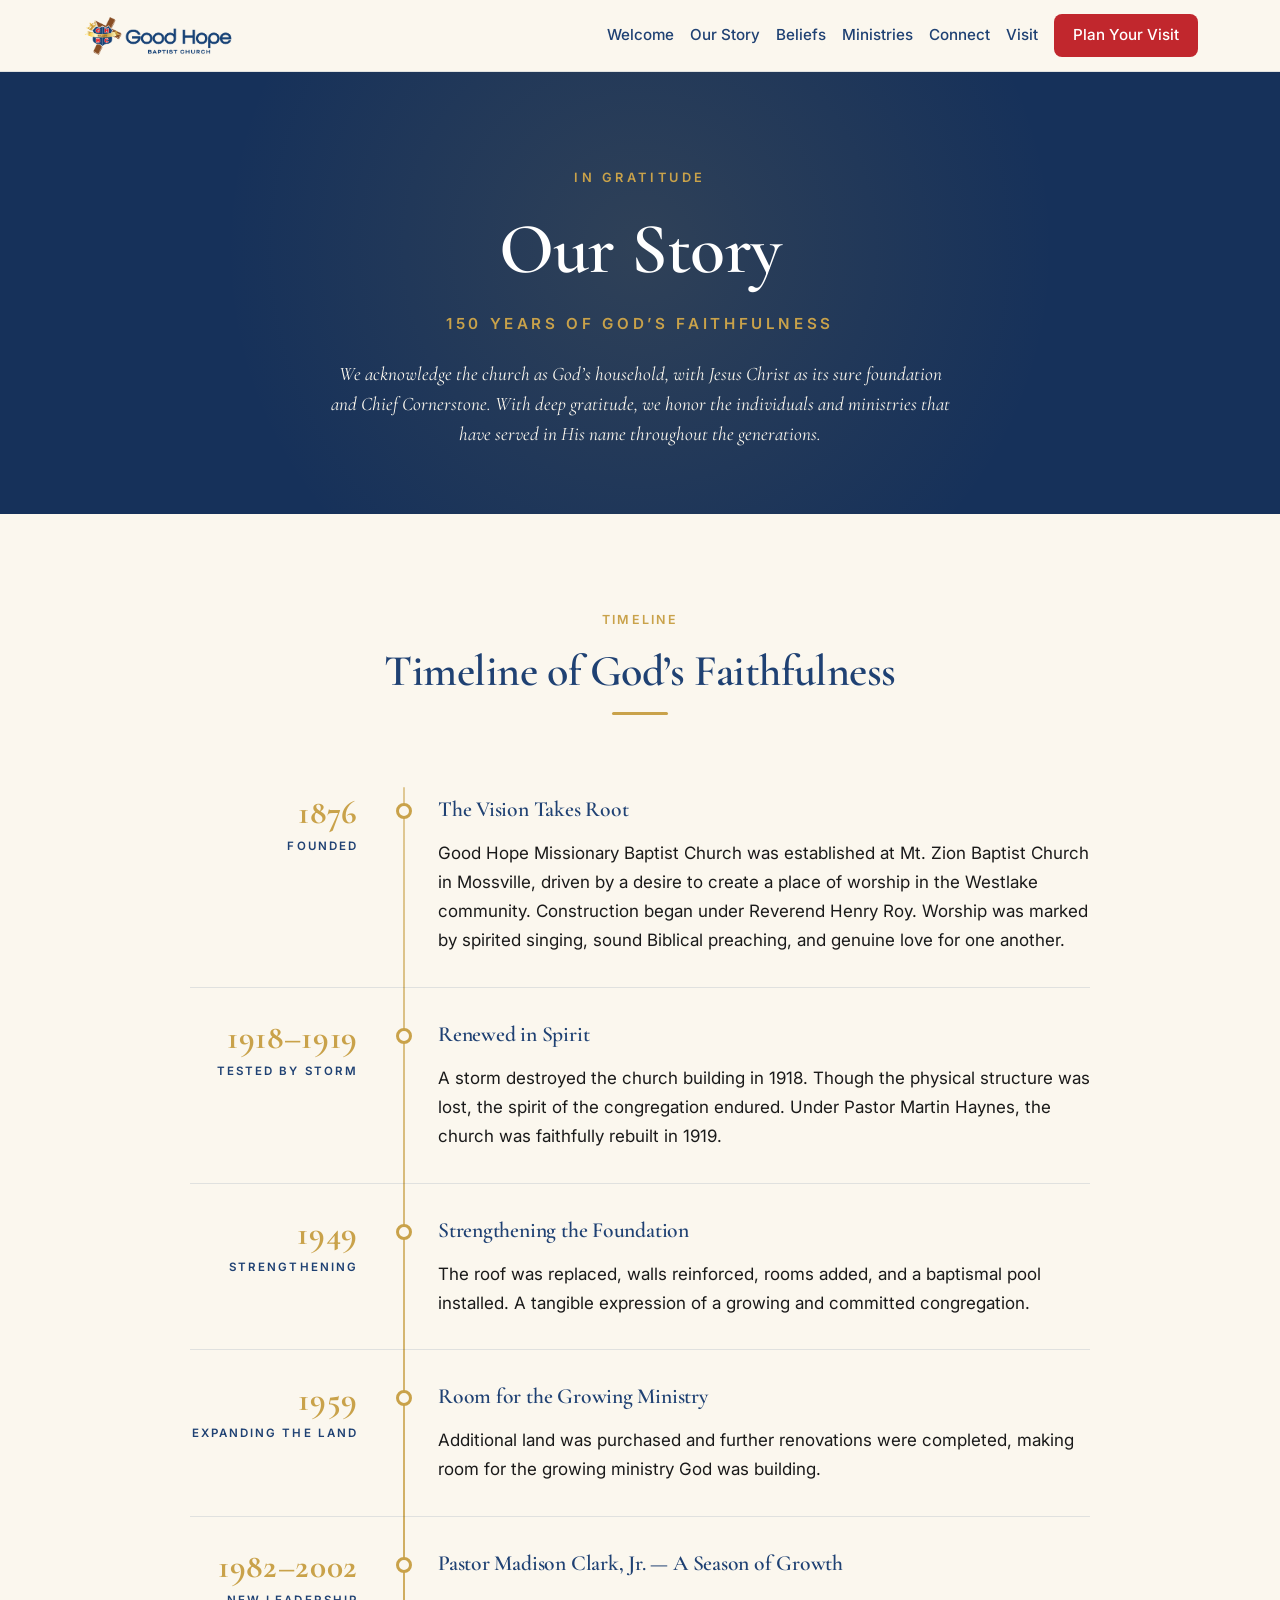
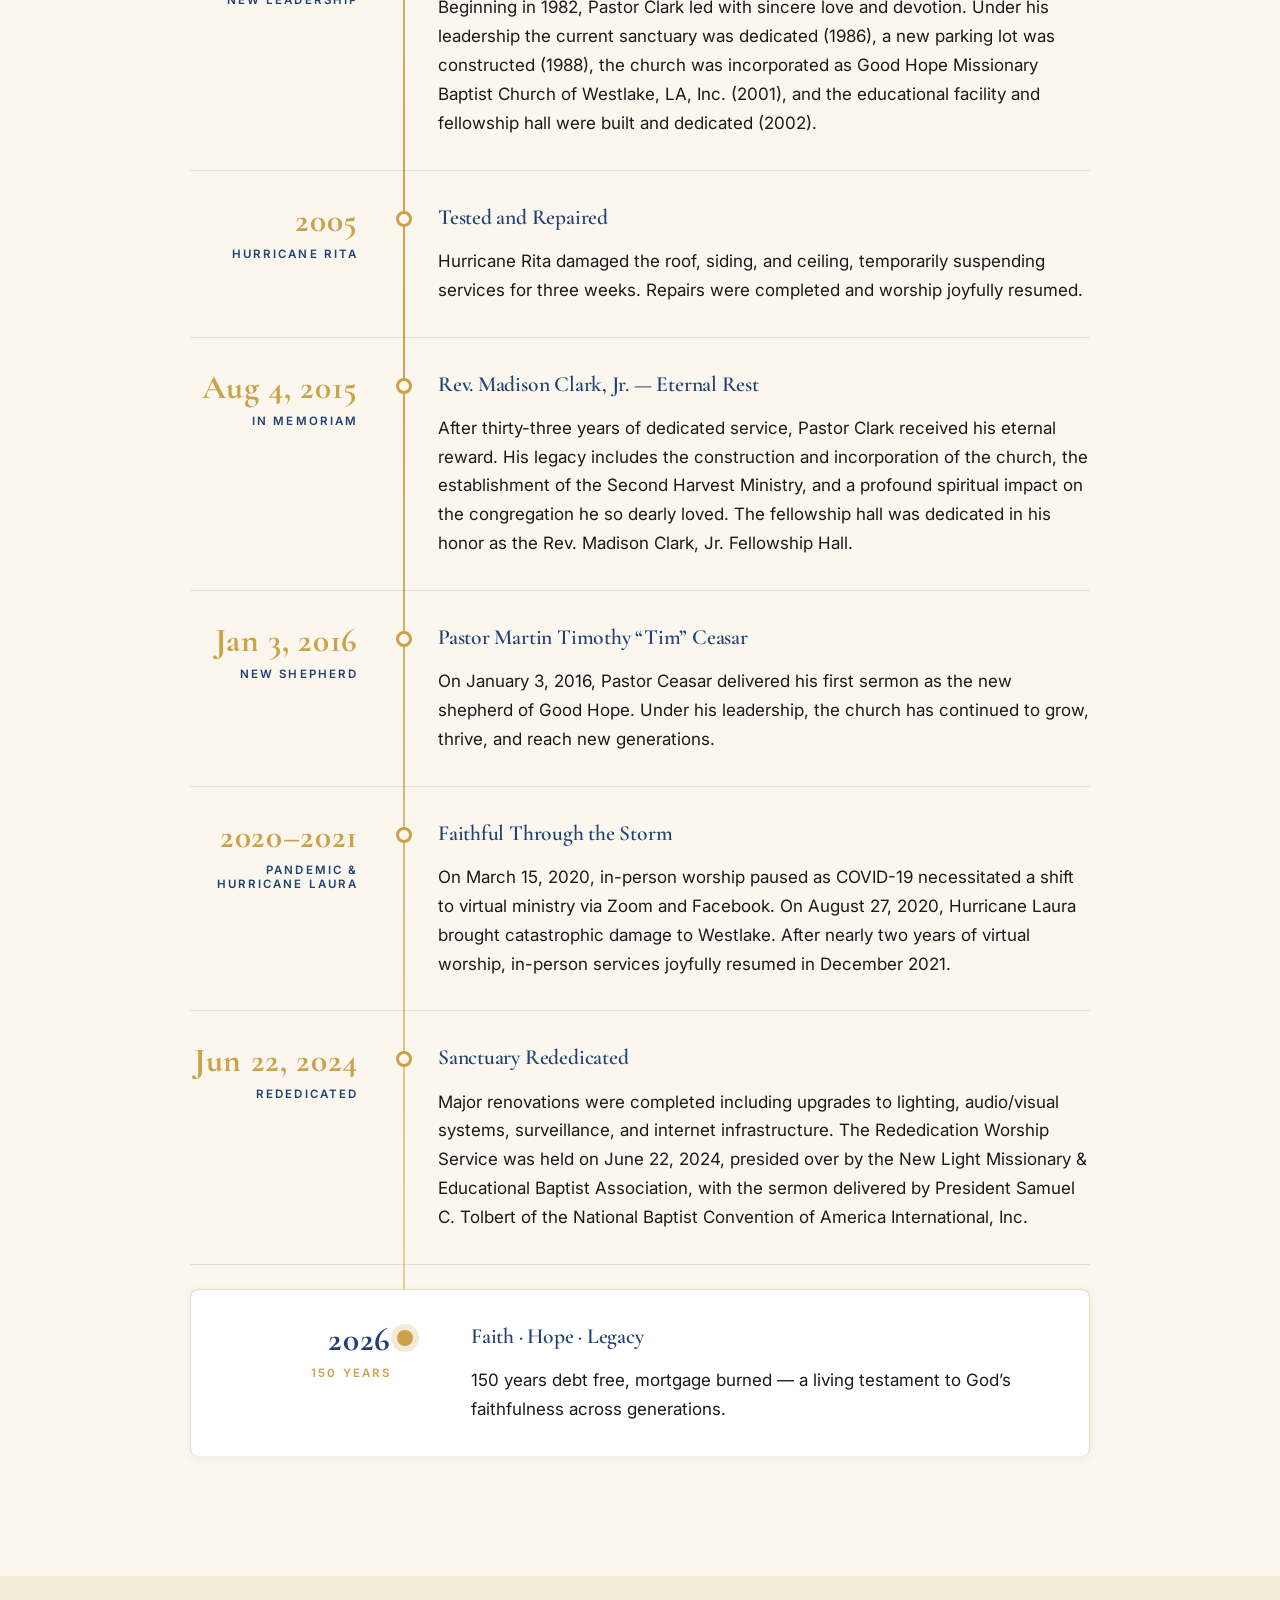
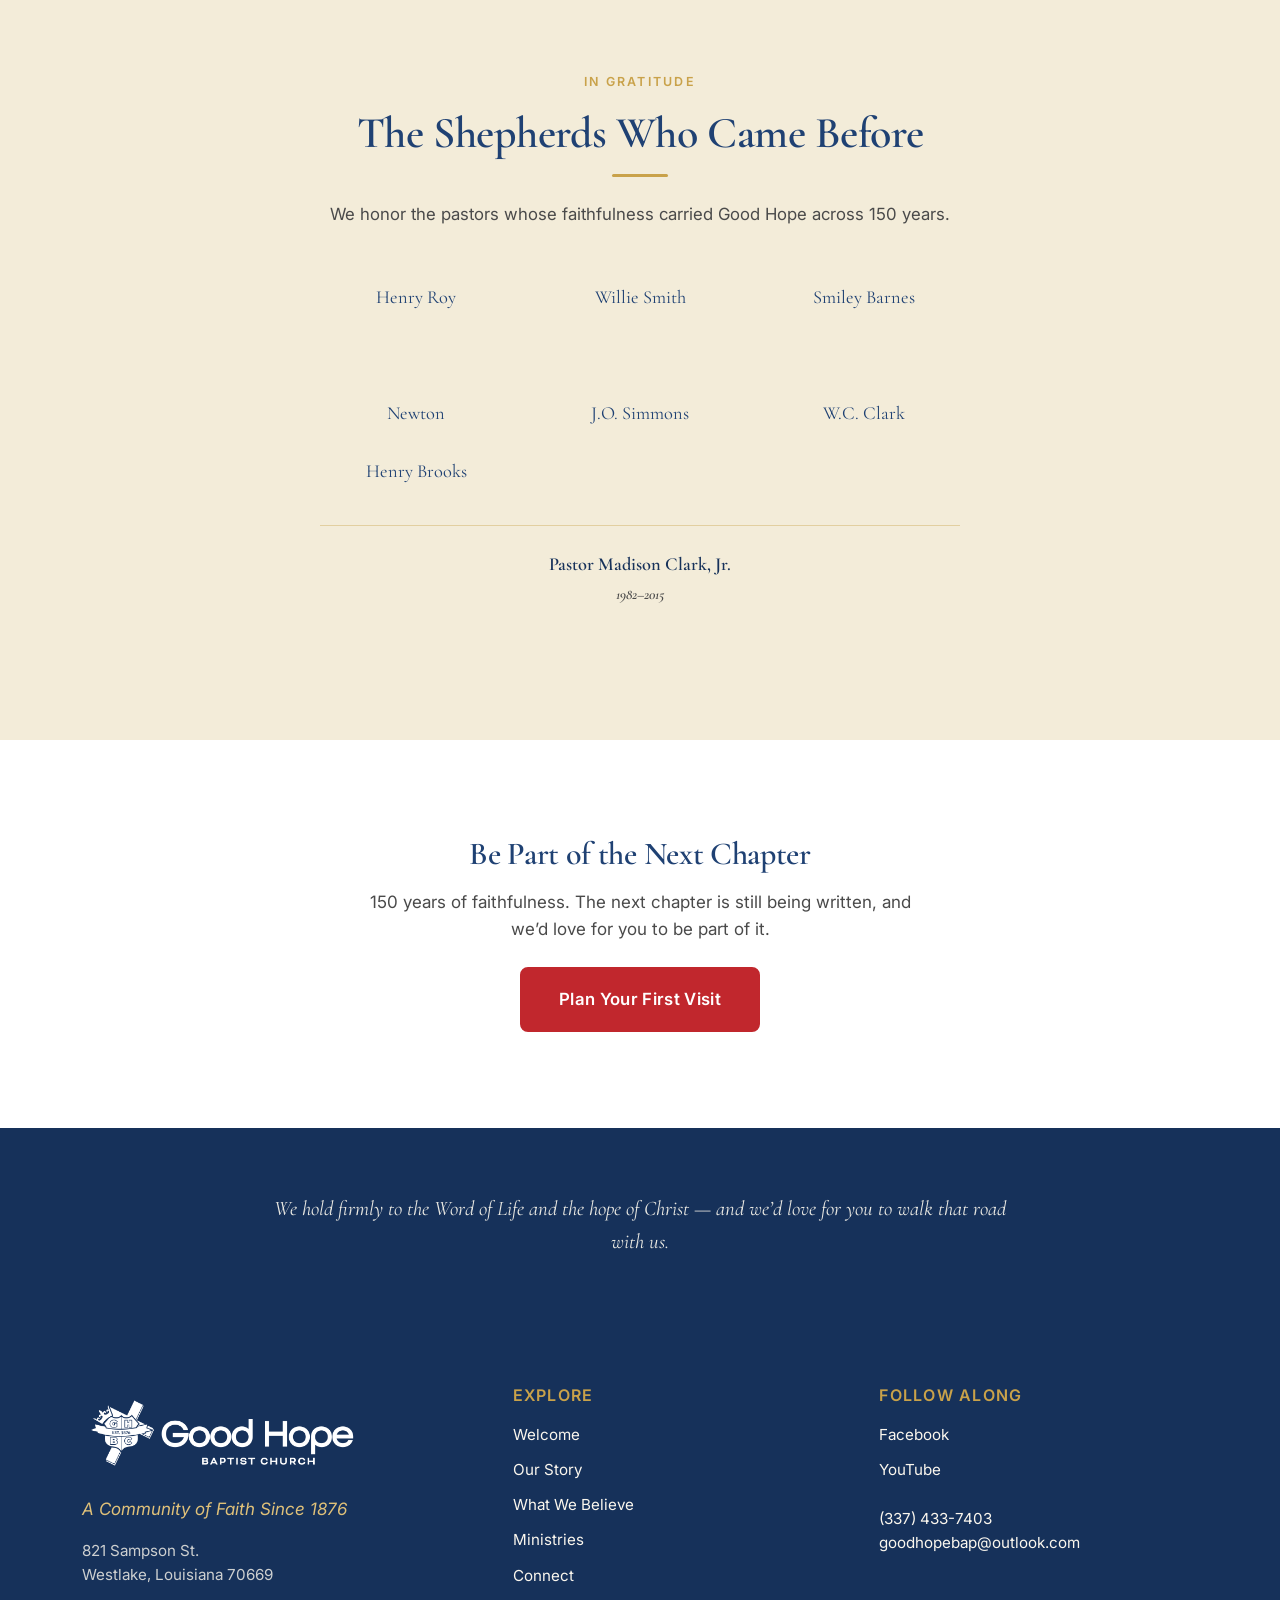
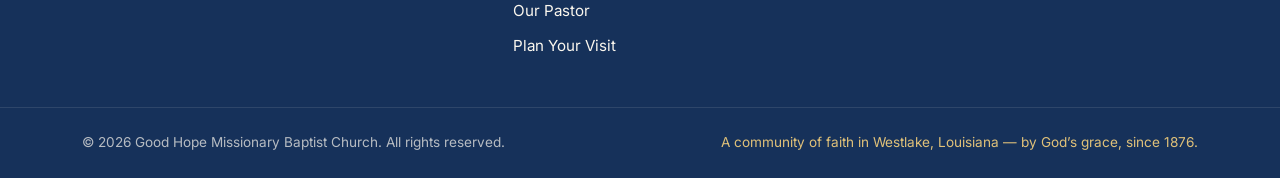
<file: our-story/index.html>
<!DOCTYPE html>
<html lang="en">
<head>
  <meta charset="UTF-8" />
  <meta name="viewport" content="width=device-width, initial-scale=1.0" />
  <meta name="description" content="150 years of God's faithfulness at Good Hope Missionary Baptist Church in Westlake, Louisiana. From 1876 to today." />
  <meta name="theme-color" content="#1F4173" />

  <title>Our Story | Good Hope Missionary Baptist Church</title>

  <link rel="canonical" href="https://ghbcwestlake.netlify.app/our-story" />

  <!-- Open Graph / Twitter -->
  <meta property="og:type" content="website" />
  <meta property="og:locale" content="en_US" />
  <meta property="og:site_name" content="Good Hope Missionary Baptist Church" />
  <meta property="og:title" content="Our Story · Good Hope MBC" />
  <meta property="og:description" content="From 1876 to today: 150 years of God's faithfulness in Westlake, Louisiana." />
  <meta property="og:url" content="https://ghbcwestlake.netlify.app/our-story" />
  <meta property="og:image" content="https://ghbcwestlake.netlify.app/og-image.png" />
  <meta property="og:image:width" content="1200" />
  <meta property="og:image:height" content="630" />
  <meta property="og:image:alt" content="Good Hope Missionary Baptist Church. A Community of Faith Since 1876." />

  <meta name="twitter:card" content="summary_large_image" />
  <meta name="twitter:title" content="Our Story · Good Hope MBC" />
  <meta name="twitter:description" content="From 1876 to today: 150 years of God's faithfulness in Westlake, Louisiana." />
  <meta name="twitter:image" content="https://ghbcwestlake.netlify.app/og-image.png" />

  <link rel="icon" type="image/png" href="../Logos/GHPC-secondary-full-color-vertical.png" />
  <link rel="apple-touch-icon" href="../Logos/GHPC-secondary-full-color-vertical.png" />

  <link rel="preconnect" href="https://fonts.googleapis.com" />
  <link rel="preconnect" href="https://fonts.gstatic.com" crossorigin />
  <link href="https://fonts.googleapis.com/css2?family=Cormorant+Garamond:wght@500;600;700&family=Inter:wght@400;500;600;700&display=swap" rel="stylesheet" />

  <link rel="stylesheet" href="../styles.css" />
</head>
<body>

  <!-- Header / nav (identical to homepage; anchors point back to /) -->
  <header class="site-header" id="site-header">
    <div class="container header-inner">

      <a href="/" class="logo" aria-label="Good Hope Missionary Baptist Church home">
        <img src="../Logos/GHPC-full-color-horizontal.png" alt="Good Hope Missionary Baptist Church" class="logo-img" />
      </a>

      <button
        class="nav-toggle"
        id="nav-toggle"
        aria-expanded="false"
        aria-controls="primary-nav"
        aria-label="Toggle navigation menu"
      >
        <span class="nav-toggle-bar"></span>
        <span class="nav-toggle-bar"></span>
        <span class="nav-toggle-bar"></span>
      </button>

      <nav class="primary-nav" id="primary-nav" aria-label="Primary">
        <ul>
          <li><a href="/#welcome">Welcome</a></li>
          <li><a href="/our-story/">Our Story</a></li>
          <li><a href="/#beliefs">Beliefs</a></li>
          <li><a href="/#ministries">Ministries</a></li>
          <li><a href="/#connect">Connect</a></li>
          <li><a href="/#visit">Visit</a></li>
          <li><a href="/#visit" class="nav-cta">Plan Your Visit</a></li>
        </ul>
      </nav>
    </div>
  </header>

  <main>

    <!-- Page hero — reverent register -->
    <section class="page-hero" aria-labelledby="story-h1">
      <div class="container page-hero-content">
        <p class="page-hero-eyebrow">In Gratitude</p>
        <h1 id="story-h1">Our Story</h1>
        <p class="page-hero-sub">150 Years of God&rsquo;s Faithfulness</p>
        <p class="page-hero-verse">
          We acknowledge the church as God&rsquo;s household, with Jesus Christ as its
          sure foundation and Chief Cornerstone. With deep gratitude, we honor the
          individuals and ministries that have served in His name throughout the
          generations.
        </p>
      </div>
    </section>

    <!-- Timeline -->
    <section class="section story-section" aria-labelledby="story-timeline-h2">
      <div class="container">
        <p class="section-eyebrow centered">Timeline</p>
        <h2 id="story-timeline-h2" class="section-title centered">Timeline of God&rsquo;s Faithfulness</h2>

        <ol class="story-timeline">

          <li class="story-entry">
            <div class="story-year-block">
              <p class="story-year">1876</p>
              <span class="story-eyebrow">Founded</span>
            </div>
            <div>
              <h3 class="story-title">The Vision Takes Root</h3>
              <p class="story-body">
                Good Hope Missionary Baptist Church was established at Mt.&nbsp;Zion
                Baptist Church in Mossville, driven by a desire to create a place of
                worship in the Westlake community. Construction began under Reverend
                Henry Roy. Worship was marked by spirited singing, sound Biblical
                preaching, and genuine love for one another.
              </p>
            </div>
          </li>

          <li class="story-entry">
            <div class="story-year-block">
              <p class="story-year">1918&ndash;1919</p>
              <span class="story-eyebrow">Tested by Storm</span>
            </div>
            <div>
              <h3 class="story-title">Renewed in Spirit</h3>
              <p class="story-body">
                A storm destroyed the church building in 1918. Though the physical
                structure was lost, the spirit of the congregation endured. Under
                Pastor Martin Haynes, the church was faithfully rebuilt in 1919.
              </p>
            </div>
          </li>

          <li class="story-entry">
            <div class="story-year-block">
              <p class="story-year">1949</p>
              <span class="story-eyebrow">Strengthening</span>
            </div>
            <div>
              <h3 class="story-title">Strengthening the Foundation</h3>
              <p class="story-body">
                The roof was replaced, walls reinforced, rooms added, and a baptismal
                pool installed. A tangible expression of a growing and committed
                congregation.
              </p>
            </div>
          </li>

          <li class="story-entry">
            <div class="story-year-block">
              <p class="story-year">1959</p>
              <span class="story-eyebrow">Expanding the Land</span>
            </div>
            <div>
              <h3 class="story-title">Room for the Growing Ministry</h3>
              <p class="story-body">
                Additional land was purchased and further renovations were completed,
                making room for the growing ministry God was building.
              </p>
            </div>
          </li>

          <li class="story-entry">
            <div class="story-year-block">
              <p class="story-year">1982&ndash;2002</p>
              <span class="story-eyebrow">New Leadership</span>
            </div>
            <div>
              <h3 class="story-title">Pastor Madison Clark, Jr. &mdash; A Season of Growth</h3>
              <p class="story-body">
                Beginning in 1982, Pastor Clark led with sincere love and devotion.
                Under his leadership the current sanctuary was dedicated (1986), a new
                parking lot was constructed (1988), the church was incorporated as
                Good Hope Missionary Baptist Church of Westlake, LA, Inc. (2001), and
                the educational facility and fellowship hall were built and dedicated
                (2002).
              </p>
            </div>
          </li>

          <li class="story-entry">
            <div class="story-year-block">
              <p class="story-year">2005</p>
              <span class="story-eyebrow">Hurricane Rita</span>
            </div>
            <div>
              <h3 class="story-title">Tested and Repaired</h3>
              <p class="story-body">
                Hurricane Rita damaged the roof, siding, and ceiling, temporarily
                suspending services for three weeks. Repairs were completed and
                worship joyfully resumed.
              </p>
            </div>
          </li>

          <li class="story-entry">
            <div class="story-year-block">
              <p class="story-year">Aug 4, 2015</p>
              <span class="story-eyebrow">In Memoriam</span>
            </div>
            <div>
              <h3 class="story-title">Rev. Madison Clark, Jr. &mdash; Eternal Rest</h3>
              <p class="story-body">
                After thirty-three years of dedicated service, Pastor Clark received
                his eternal reward. His legacy includes the construction and
                incorporation of the church, the establishment of the Second Harvest
                Ministry, and a profound spiritual impact on the congregation he so
                dearly loved. The fellowship hall was dedicated in his honor as the
                Rev. Madison Clark, Jr. Fellowship Hall.
              </p>
            </div>
          </li>

          <li class="story-entry">
            <div class="story-year-block">
              <p class="story-year">Jan 3, 2016</p>
              <span class="story-eyebrow">New Shepherd</span>
            </div>
            <div>
              <h3 class="story-title">Pastor Martin Timothy &ldquo;Tim&rdquo; Ceasar</h3>
              <p class="story-body">
                On January 3, 2016, Pastor Ceasar delivered his first sermon as the
                new shepherd of Good Hope. Under his leadership, the church has
                continued to grow, thrive, and reach new generations.
              </p>
            </div>
          </li>

          <li class="story-entry">
            <div class="story-year-block">
              <p class="story-year">2020&ndash;2021</p>
              <span class="story-eyebrow">Pandemic &amp; Hurricane Laura</span>
            </div>
            <div>
              <h3 class="story-title">Faithful Through the Storm</h3>
              <p class="story-body">
                On March 15, 2020, in-person worship paused as COVID-19 necessitated
                a shift to virtual ministry via Zoom and Facebook. On August 27,
                2020, Hurricane Laura brought catastrophic damage to Westlake. After
                nearly two years of virtual worship, in-person services joyfully
                resumed in December 2021.
              </p>
            </div>
          </li>

          <li class="story-entry">
            <div class="story-year-block">
              <p class="story-year">Jun 22, 2024</p>
              <span class="story-eyebrow">Rededicated</span>
            </div>
            <div>
              <h3 class="story-title">Sanctuary Rededicated</h3>
              <p class="story-body">
                Major renovations were completed including upgrades to lighting,
                audio/visual systems, surveillance, and internet infrastructure. The
                Rededication Worship Service was held on June 22, 2024, presided over
                by the New Light Missionary &amp; Educational Baptist Association,
                with the sermon delivered by President Samuel C. Tolbert of the
                National Baptist Convention of America International, Inc.
              </p>
            </div>
          </li>

          <li class="story-entry story-entry--feature">
            <div class="story-year-block">
              <p class="story-year">2026</p>
              <span class="story-eyebrow">150 Years</span>
            </div>
            <div>
              <h3 class="story-title">Faith &middot; Hope &middot; Legacy</h3>
              <p class="story-body">
                150 years debt free, mortgage burned &mdash; a living testament to
                God&rsquo;s faithfulness across generations.
              </p>
            </div>
          </li>

        </ol>
      </div>
    </section>

    <!-- Shepherds -->
    <section class="section shepherds-page" aria-labelledby="shepherds-h2">
      <div class="container">
        <p class="section-eyebrow centered">In Gratitude</p>
        <h2 id="shepherds-h2" class="section-title centered">The Shepherds Who Came Before</h2>
        <p class="section-intro centered">
          We honor the pastors whose faithfulness carried Good Hope across 150 years.
        </p>

        <ul class="shepherds-grid">
          <li>Henry Roy</li>
          <li>Willie Smith</li>
          <li>Smiley Barnes</li>
          <li>Boyd</li>
          <li>Martin Haynes</li>
          <li>Mitchell Bates</li>
          <li>Newton</li>
          <li>J.O. Simmons</li>
          <li>W.C. Clark</li>
          <li>Henry Brooks</li>
          <li class="shepherds-grid-highlight">
            Pastor Madison Clark, Jr.
            <em>1982&ndash;2015</em>
          </li>
        </ul>
      </div>
    </section>

    <!-- Marketing CTA -->
    <section class="section celebrate-cta" aria-labelledby="next-chapter-h2">
      <div class="container">
        <h2 id="next-chapter-h2" class="section-cta-heading">Be Part of the Next Chapter</h2>
        <p class="section-cta-body">
          150 years of faithfulness. The next chapter is still being written, and we&rsquo;d
          love for you to be part of it.
        </p>
        <div class="celebrate-cta-actions">
          <a href="/#plan-form" class="btn btn-primary btn-lg">Plan Your First Visit</a>
        </div>
      </div>
    </section>

    <!-- Closing reverent line -->
    <section class="closing-line" aria-label="Closing benediction">
      <div class="container">
        <p>
          We hold firmly to the Word of Life and the hope of Christ &mdash; and
          we&rsquo;d love for you to walk that road with us.
        </p>
      </div>
    </section>

  </main>

  <!-- Footer (identical to homepage; anchors point back to /) -->
  <footer class="site-footer">
    <div class="container footer-grid">

      <div class="footer-brand">
        <img
          src="../Logos/GHPC-primary-white-horizontal.png"
          alt="Good Hope Missionary Baptist Church"
          class="footer-logo"
        />
        <p class="footer-tag">A Community of Faith Since 1876</p>
        <p class="footer-address">
          821 Sampson St.<br />
          Westlake, Louisiana 70669
        </p>
      </div>

      <nav class="footer-links" aria-label="Footer">
        <h4>Explore</h4>
        <ul>
          <li><a href="/#welcome">Welcome</a></li>
          <li><a href="/our-story/">Our Story</a></li>
          <li><a href="/#beliefs">What We Believe</a></li>
          <li><a href="/#ministries">Ministries</a></li>
          <li><a href="/#connect">Connect</a></li>
          <li><a href="/#pastor">Our Pastor</a></li>
          <li><a href="/#visit">Plan Your Visit</a></li>
        </ul>
      </nav>

      <div class="footer-social">
        <h4>Follow Along</h4>
        <ul class="social-list">
          <li><a href="https://www.facebook.com/GoodHopeBaptistChurch" target="_blank" rel="noopener" aria-label="Good Hope on Facebook">Facebook</a></li>
          <li><a href="https://www.youtube.com/@goodhopebaptistchurch3423" target="_blank" rel="noopener" aria-label="Good Hope on YouTube">YouTube</a></li>
        </ul>
        <p class="footer-contact">
          <a href="tel:+13374337403">(337) 433-7403</a><br />
          <a href="mailto:goodhopebap@outlook.com">goodhopebap@outlook.com</a>
        </p>
      </div>

    </div>

    <div class="footer-bottom">
      <div class="container">
        <p>&copy; <span id="year">2026</span> Good Hope Missionary Baptist Church. All rights reserved.</p>
        <p class="footer-credit">A community of faith in Westlake, Louisiana &mdash; by God&rsquo;s grace, since 1876.</p>
      </div>
    </div>
  </footer>

  <script src="../script.js" defer></script>
</body>
</html>
</file>
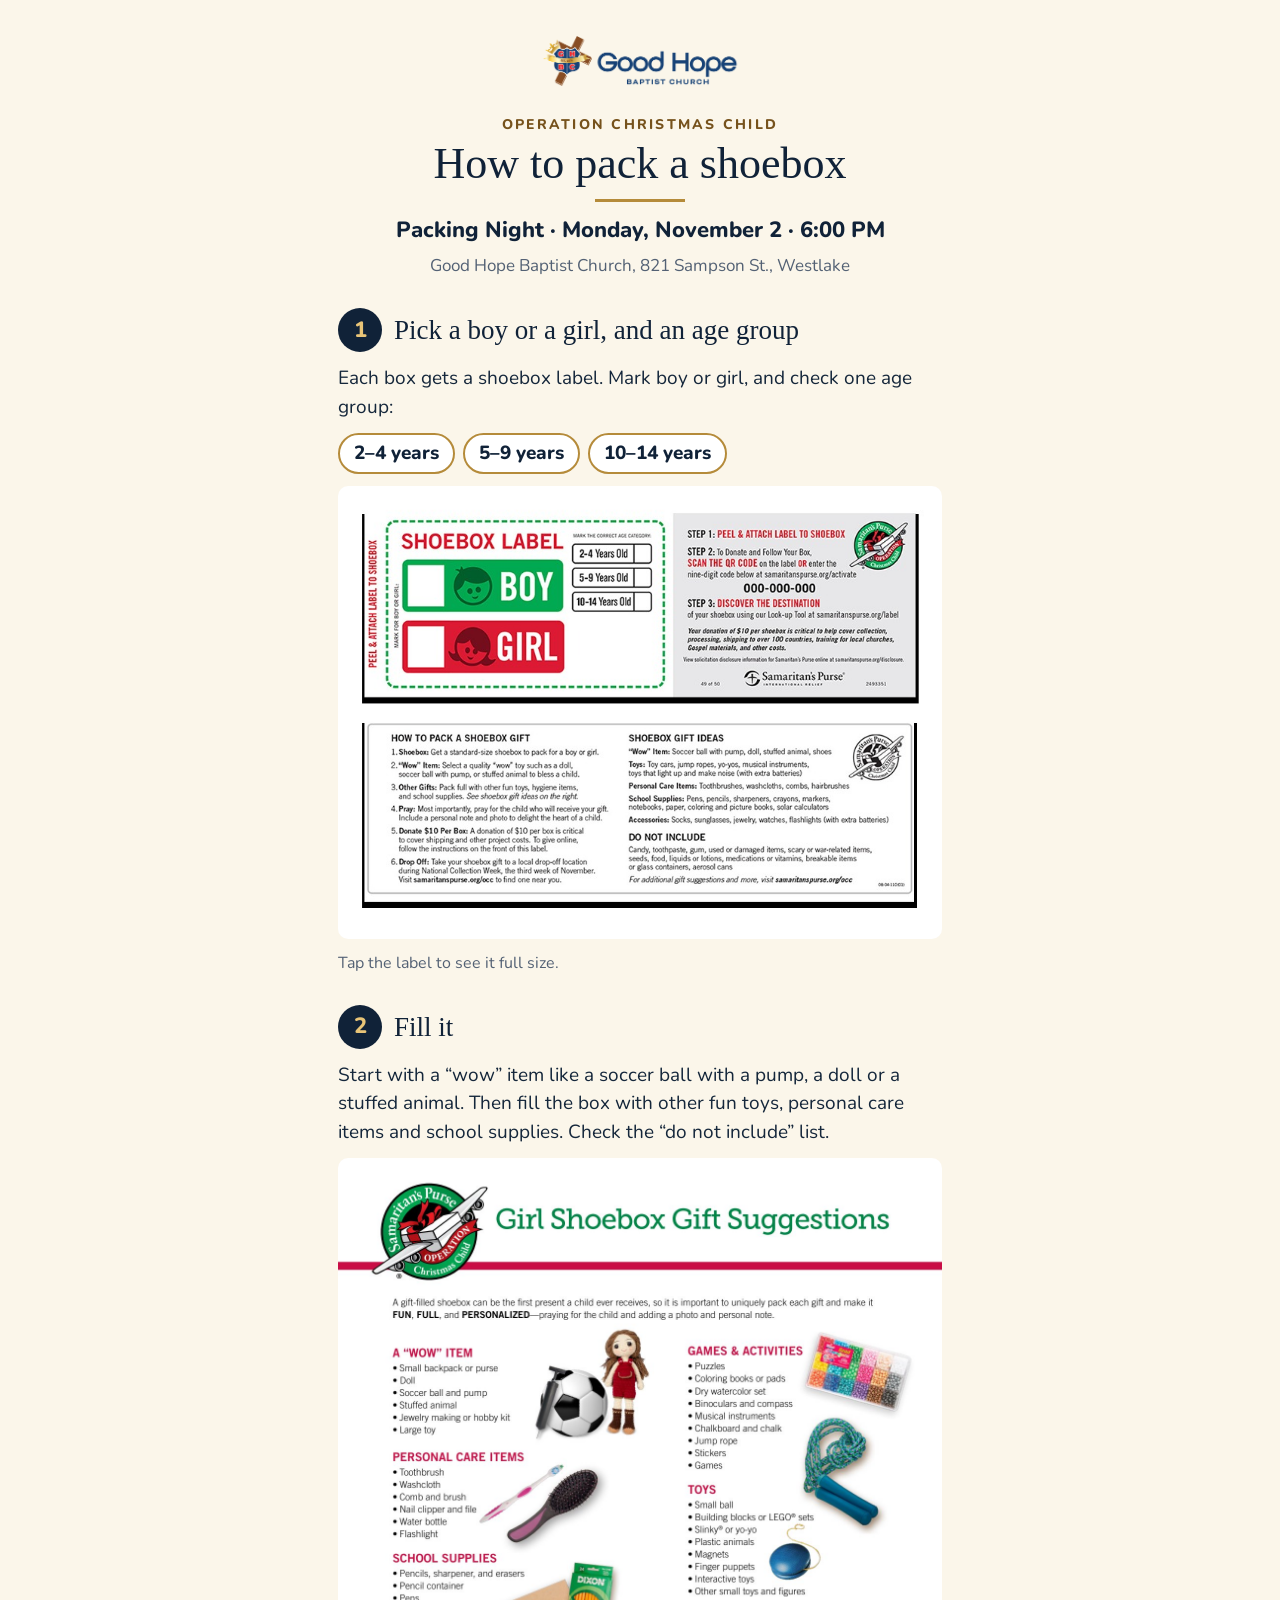
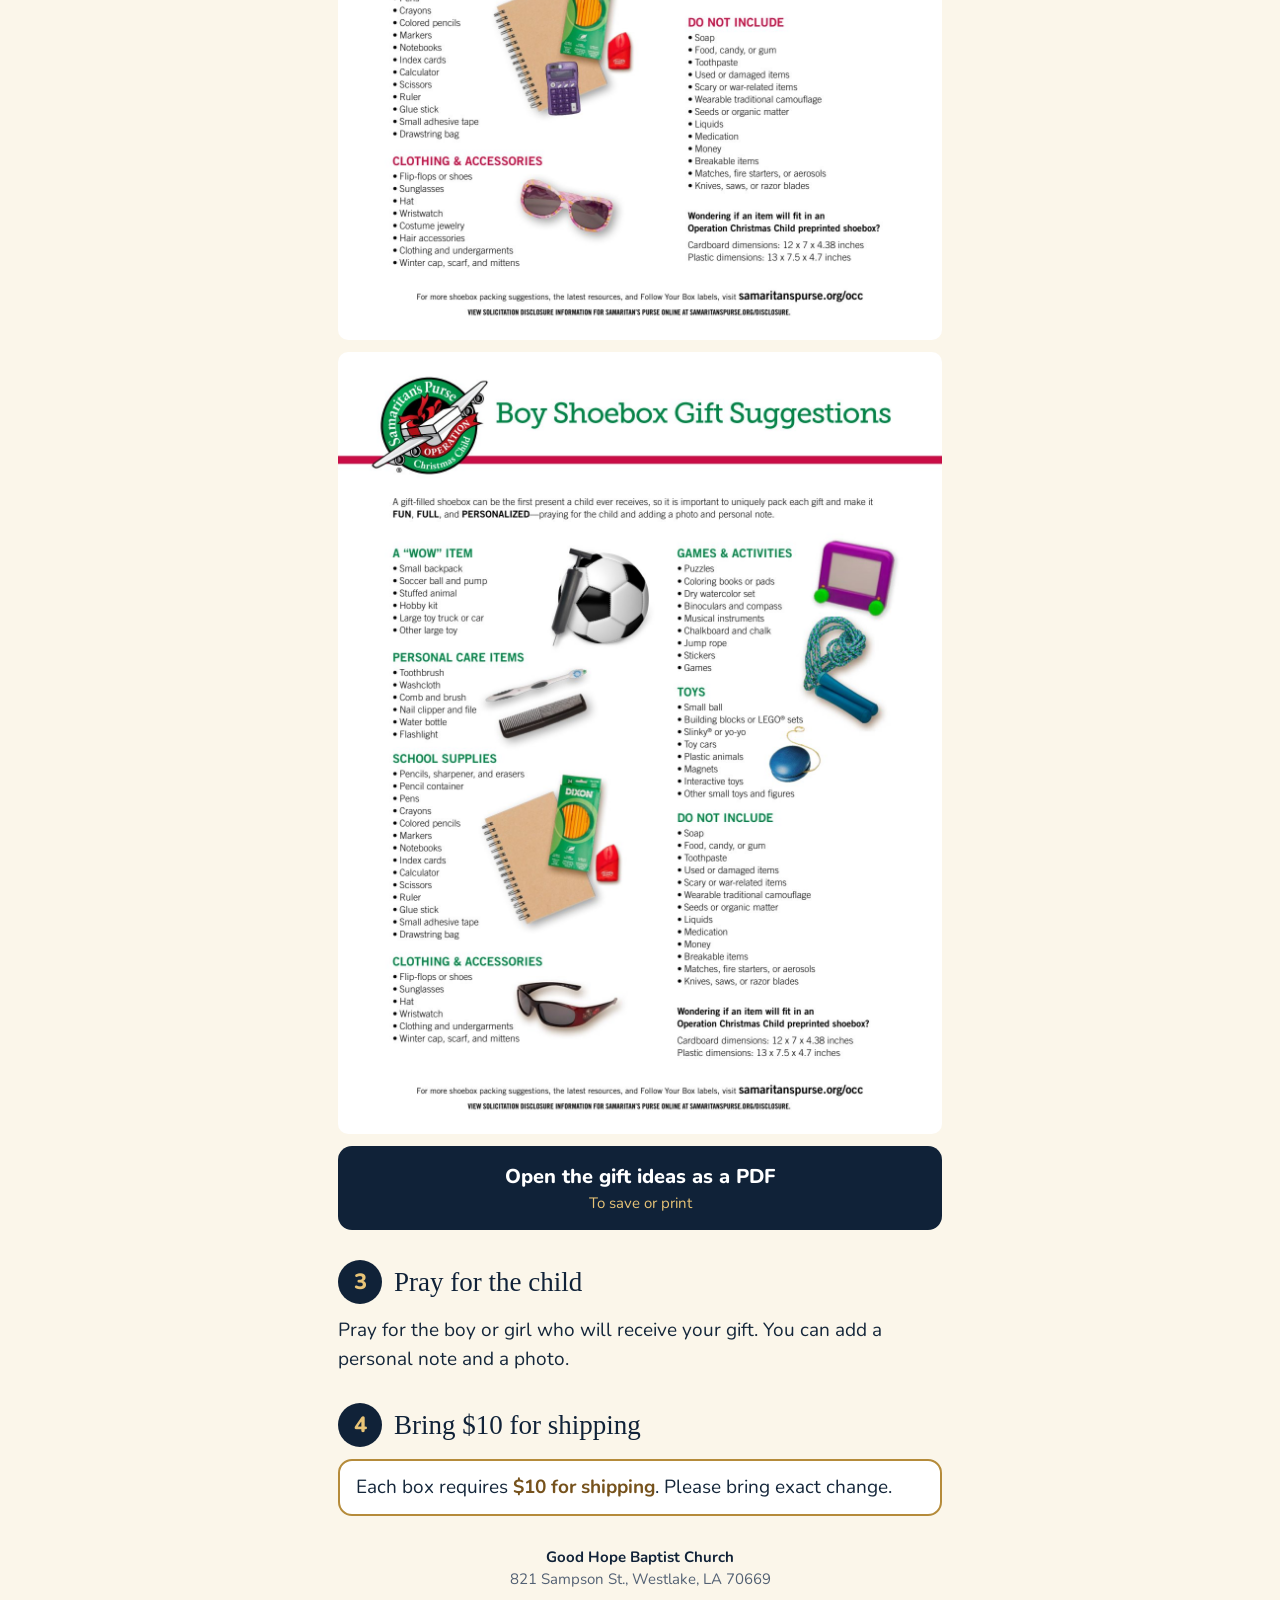
<file: packing-night/index.html>
<!doctype html>
<html lang="en">
<head>
<meta charset="utf-8">
<meta name="viewport" content="width=device-width, initial-scale=1">
<title>Packing Night | Good Hope Baptist Church</title>
<meta name="description" content="How to pack a shoebox for Operation Christmas Child Packing Night at Good Hope Baptist Church, Monday, November 2 at 6:00 PM.">
<link rel="preconnect" href="https://fonts.googleapis.com">
<link rel="stylesheet" href="https://fonts.googleapis.com/css2?family=Nunito:wght@400;700;800&display=swap">
<style>
  /* Operation Christmas Child Packing Night, Nov 2, 2026: the page the flyer's QR code opens.
     How the shoebox works: the label (boy or girl, age group), Samaritan's Purse's gift
     suggestions, and the $10 shipping. Wording follows the label and the PDF. */
  :root {
    --navy: #102238; --gold: #E8C477; --gold-rule: #B58B3A; --gold-text: #76521C;
    --ivory: #FBF6EA; --ink: #15273B; --muted: #536174; --card: #FFFFFF;
  }
  * { box-sizing: border-box }
  body { margin: 0; background: var(--ivory); color: var(--ink);
    font-family: Nunito, Arial, sans-serif; font-size: 19px; line-height: 1.5 }
  main { max-width: 640px; margin: 0 auto; padding: 24px 18px 48px; display: grid; gap: 30px }
  header { text-align: center; display: grid; gap: 6px; justify-items: center }
  header img { width: 200px; max-width: 64% }
  .eyebrow { color: var(--gold-text); font-weight: 800; letter-spacing: .16em; text-transform: uppercase; font-size: 14px; margin-top: 10px }
  h1 { font-family: Georgia, 'Times New Roman', serif; font-weight: 400; color: var(--navy);
    font-size: 44px; line-height: 1.05; margin: 0 }
  .rule { width: 90px; height: 3px; background: var(--gold-rule); margin: 6px 0 }
  .when { font-size: 22px; font-weight: 800; color: var(--navy); margin: 0 }
  .where { margin: 0; color: var(--muted); font-size: 17px }
  section { display: grid; gap: 12px }
  .step { display: grid; grid-template-columns: 44px 1fr; gap: 12px; align-items: start }
  .num { width: 44px; height: 44px; border-radius: 50%; background: var(--navy); color: var(--gold);
    font-weight: 800; font-size: 22px; display: grid; place-items: center }
  h2 { font-family: Georgia, 'Times New Roman', serif; font-weight: 400; color: var(--navy); font-size: 27px;
    line-height: 1.2; margin: 6px 0 0 }
  section p { margin: 0 }
  .ages { display: flex; flex-wrap: wrap; gap: 8px }
  .ages span { background: var(--card); border: 2px solid var(--gold-rule); border-radius: 999px;
    padding: 4px 14px; font-weight: 800; color: var(--navy) }
  .pic { width: 100%; height: auto; display: block; border-radius: 10px; background: var(--card) }
  .tap { color: var(--muted); font-size: 16px }
  .ship { background: var(--card); border: 2px solid var(--gold-rule); border-radius: 14px; padding: 12px 16px; margin: 0 }
  .ship b { color: var(--gold-text) }
  .btn { display: block; text-align: center; background: var(--navy); color: #fff; text-decoration: none;
    font-weight: 800; font-size: 20px; padding: 16px; border-radius: 14px }
  .btn:focus-visible, a:focus-visible { outline: 3px solid var(--gold); outline-offset: 3px }
  .btn small { display: block; font-weight: 400; font-size: 15px; color: var(--gold) }
  footer { text-align: center; color: var(--muted); font-size: 15px }
  footer b { color: var(--navy) }
</style>
</head>
<body>
<main>
  <header>
    <img src="logo.png" alt="Good Hope Baptist Church">
    <div class="eyebrow">Operation Christmas Child</div>
    <h1>How to pack a shoebox</h1>
    <div class="rule"></div>
    <p class="when">Packing Night &middot; Monday, November 2 &middot; 6:00 PM</p>
    <p class="where">Good Hope Baptist Church, 821 Sampson St., Westlake</p>
  </header>

  <section>
    <div class="step"><div class="num">1</div><h2>Pick a boy or a girl, and an age group</h2></div>
    <p>Each box gets a shoebox label. Mark boy or girl, and check one age group:</p>
    <div class="ages"><span>2&ndash;4 years</span><span>5&ndash;9 years</span><span>10&ndash;14 years</span></div>
    <a href="shoebox-label.jpg"><img class="pic" src="shoebox-label.jpg" width="800" height="600"
      alt="The Operation Christmas Child shoebox label. Front: mark Boy or Girl and the age group, 2 to 4, 5 to 9, or 10 to 14 years old. Back: how to pack a shoebox gift, gift ideas, and what not to include."></a>
    <p class="tap">Tap the label to see it full size.</p>
  </section>

  <section>
    <div class="step"><div class="num">2</div><h2>Fill it</h2></div>
    <p>Start with a &ldquo;wow&rdquo; item like a soccer ball with a pump, a doll or a stuffed animal. Then fill the box with other fun toys, personal care items and school supplies. Check the &ldquo;do not include&rdquo; list.</p>
    <a href="gift-ideas-1.jpg"><img class="pic" src="gift-ideas-1.jpg" width="1224" height="1584" loading="lazy"
      alt="Girl Shoebox Gift Suggestions from Samaritan's Purse: a wow item, personal care items, school supplies, clothing and accessories, games and activities, toys, and what not to include."></a>
    <a href="gift-ideas-2.jpg"><img class="pic" src="gift-ideas-2.jpg" width="1224" height="1584" loading="lazy"
      alt="Boy Shoebox Gift Suggestions from Samaritan's Purse: a wow item, personal care items, school supplies, clothing and accessories, games and activities, toys, and what not to include."></a>
    <a class="btn" href="gift-suggestions.pdf">Open the gift ideas as a PDF<small>To save or print</small></a>
  </section>

  <section>
    <div class="step"><div class="num">3</div><h2>Pray for the child</h2></div>
    <p>Pray for the boy or girl who will receive your gift. You can add a personal note and a photo.</p>
  </section>

  <section>
    <div class="step"><div class="num">4</div><h2>Bring $10 for shipping</h2></div>
    <p class="ship">Each box requires <b>$10 for shipping</b>. Please bring exact change.</p>
  </section>

  <footer><b>Good Hope Baptist Church</b><br>821 Sampson St., Westlake, LA 70669</footer>
</main>
</body>
</html>
</file>
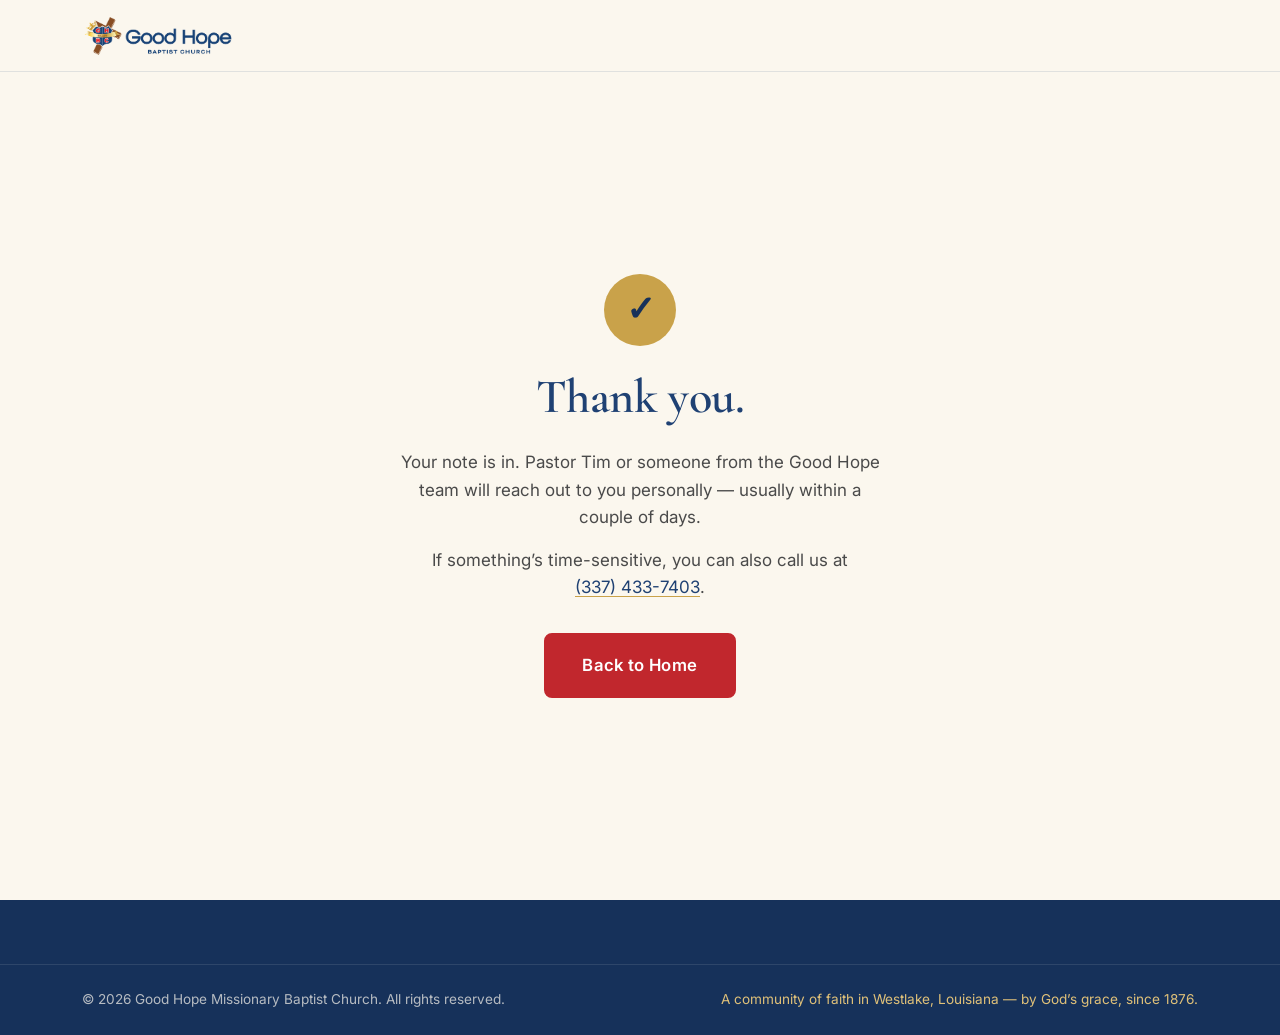
<file: thanks/index.html>
<!DOCTYPE html>
<html lang="en">
<head>
  <meta charset="UTF-8" />
  <meta name="viewport" content="width=device-width, initial-scale=1.0" />
  <meta name="description" content="Thanks for reaching out. Pastor Tim and the Good Hope team will be in touch soon." />
  <meta name="theme-color" content="#1F4173" />
  <meta name="robots" content="noindex" />

  <title>Thanks &middot; Good Hope Missionary Baptist Church</title>

  <link rel="icon" type="image/png" href="../Logos/GHPC-secondary-full-color-vertical.png" />
  <link rel="apple-touch-icon" href="../Logos/GHPC-secondary-full-color-vertical.png" />

  <link rel="preconnect" href="https://fonts.googleapis.com" />
  <link rel="preconnect" href="https://fonts.gstatic.com" crossorigin />
  <link href="https://fonts.googleapis.com/css2?family=Cormorant+Garamond:wght@500;600;700&family=Inter:wght@400;500;600;700&display=swap" rel="stylesheet" />

  <link rel="stylesheet" href="../styles.css" />
</head>
<body>

  <header class="site-header" id="site-header">
    <div class="container header-inner">
      <a href="/" class="logo" aria-label="Good Hope Missionary Baptist Church home">
        <img src="../Logos/GHPC-full-color-horizontal.png" alt="Good Hope Missionary Baptist Church" class="logo-img" />
      </a>
    </div>
  </header>

  <main class="thanks-page">
    <div class="container thanks-card">
      <div class="thanks-mark" aria-hidden="true">&#10003;</div>
      <h1>Thank you.</h1>
      <p>
        Your note is in. Pastor Tim or someone from the Good Hope team will
        reach out to you personally &mdash; usually within a couple of days.
      </p>
      <p>
        If something&rsquo;s time-sensitive, you can also call us at
        <a href="tel:+13374337403">(337)&nbsp;433-7403</a>.
      </p>

      <div class="thanks-actions">
        <a href="/" class="btn btn-primary btn-lg">Back to Home</a>
      </div>
    </div>
  </main>

  <footer class="site-footer">
    <div class="footer-bottom">
      <div class="container">
        <p>&copy; <span id="year">2026</span> Good Hope Missionary Baptist Church. All rights reserved.</p>
        <p class="footer-credit">A community of faith in Westlake, Louisiana &mdash; by God&rsquo;s grace, since 1876.</p>
      </div>
    </div>
  </footer>

  <script src="../script.js" defer></script>
</body>
</html>
</file>
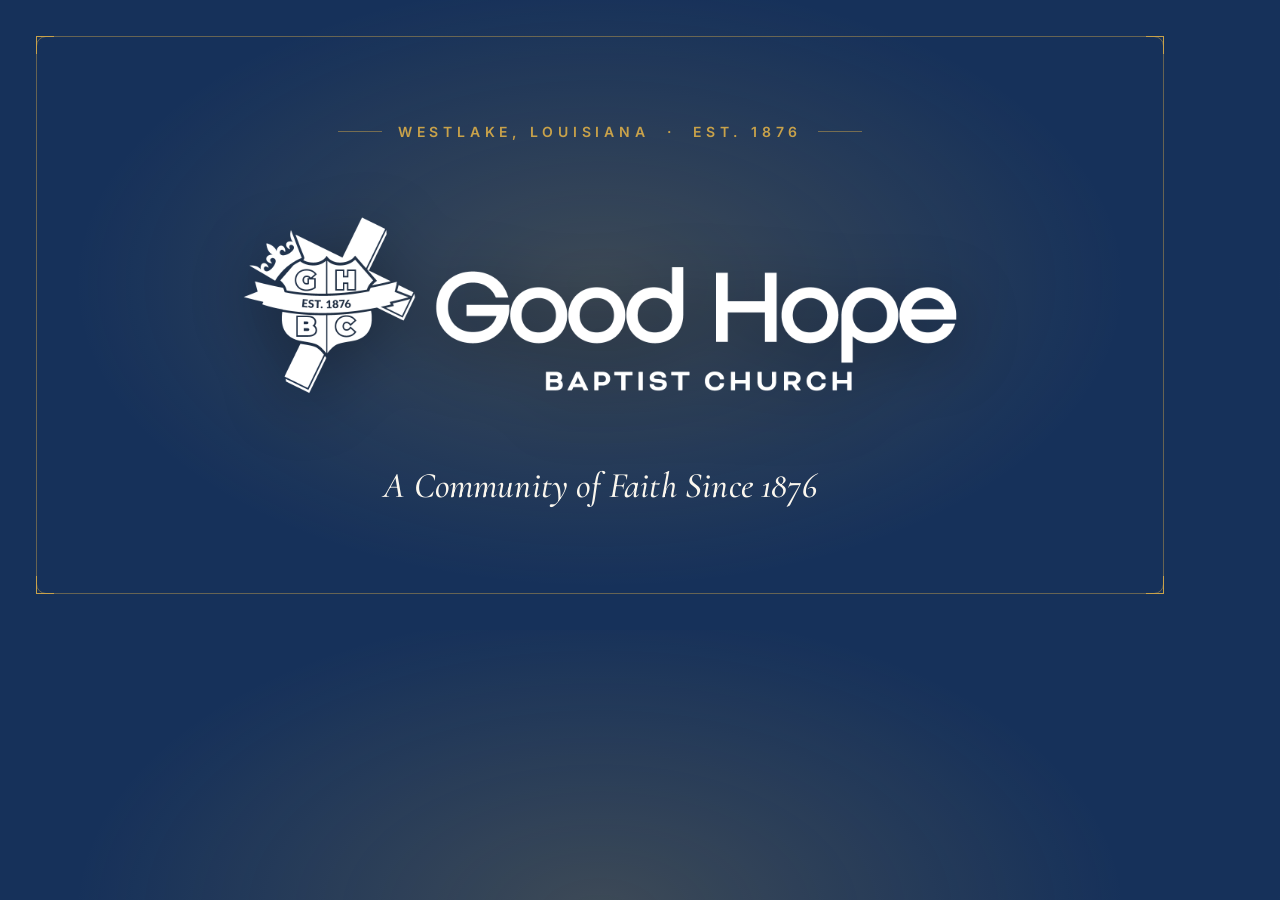
<file: og-image.html>
<!DOCTYPE html>
<!--
  ============================================================================
  OG IMAGE GENERATOR
  Renders the social preview at exactly 1200 x 630 px.
  This file is NOT linked from the site — it exists only to be screenshotted
  to produce og-image.png.

  HOW TO EXPORT TO og-image.png:
    1. Open this file in Chrome.
    2. Open DevTools (F12), toggle Device Toolbar (Ctrl+Shift+M).
    3. Set custom dimensions to 1200 x 630.
    4. In the DevTools "..." menu (top-right of DevTools), choose
       "Run command" -> "Capture full size screenshot".
    5. Save the resulting PNG into the project root as "og-image.png".

  Alternate: any HTML-to-image tool (htmlcsstoimage.com, Puppeteer,
  Playwright) at 1200 x 630 will produce the same result.
  ============================================================================
-->
<html lang="en">
<head>
  <meta charset="UTF-8" />
  <title>OG Image - Good Hope Missionary Baptist Church</title>

  <link rel="preconnect" href="https://fonts.googleapis.com" />
  <link rel="preconnect" href="https://fonts.gstatic.com" crossorigin />
  <link href="https://fonts.googleapis.com/css2?family=Cormorant+Garamond:wght@500;600;700&family=Inter:wght@400;500;600;700&display=swap" rel="stylesheet" />

  <style>
    * { box-sizing: border-box; margin: 0; padding: 0; }

    html, body {
      width: 1200px;
      height: 630px;
      overflow: hidden;
    }

    body {
      background: #16315a;
      background-image:
        radial-gradient(ellipse at 50% 45%, rgba(201, 162, 74, 0.22), transparent 62%);
      font-family: 'Inter', -apple-system, BlinkMacSystemFont, sans-serif;
      position: relative;
      color: #FBF7EE;
    }

    /* Inner gold border frame for a heritage feel */
    .frame {
      position: absolute;
      inset: 36px;
      border: 1.5px solid rgba(201, 162, 74, 0.45);
      border-radius: 10px;
    }

    /* Tiny gold corner ornaments (top-left + bottom-right) */
    .corner {
      position: absolute;
      width: 18px;
      height: 18px;
      border: 1.5px solid #C9A24A;
    }
    .corner.tl { top: 36px; left: 36px; border-right: none; border-bottom: none; }
    .corner.tr { top: 36px; right: 36px; border-left: none;  border-bottom: none; }
    .corner.bl { bottom: 36px; left: 36px; border-right: none; border-top: none; }
    .corner.br { bottom: 36px; right: 36px; border-left: none;  border-top: none; }

    /* Centered content stack */
    .stack {
      position: absolute;
      inset: 0;
      display: flex;
      flex-direction: column;
      align-items: center;
      justify-content: center;
      text-align: center;
      padding: 0 80px;
    }

    .eyebrow {
      font-size: 14px;
      font-weight: 600;
      letter-spacing: 0.34em;
      text-transform: uppercase;
      color: #C9A24A;
      margin-bottom: 38px;
      display: flex;
      align-items: center;
      gap: 16px;
    }
    .eyebrow::before,
    .eyebrow::after {
      content: "";
      display: block;
      width: 44px;
      height: 1px;
      background: #C9A24A;
      opacity: 0.5;
    }

    .logo {
      width: 760px;
      max-width: 80%;
      height: auto;
      display: block;
      margin: 0 auto;
      filter: drop-shadow(0 12px 32px rgba(0, 0, 0, 0.4));
    }

    .tagline {
      margin-top: 32px;
      font-family: 'Cormorant Garamond', Georgia, serif;
      font-style: italic;
      font-size: 36px;
      color: #FBF7EE;
      font-weight: 500;
      letter-spacing: 0.005em;
    }

    /* Small decorative diamond divider beneath tagline */
    .divider {
      margin-top: 30px;
      display: flex;
      align-items: center;
      gap: 16px;
    }
    .divider::before,
    .divider::after {
      content: "";
      display: block;
      width: 56px;
      height: 1px;
      background: #C9A24A;
      opacity: 0.55;
    }
    .divider .dot {
      width: 7px;
      height: 7px;
      background: #C9A24A;
      transform: rotate(45deg);
    }

    .anniversary-tag {
      margin-top: 28px;
      font-size: 16px;
      font-weight: 600;
      letter-spacing: 0.18em;
      text-transform: uppercase;
      color: #C9A24A;
    }
  </style>
</head>
<body>
  <div class="frame"></div>
  <span class="corner tl"></span>
  <span class="corner tr"></span>
  <span class="corner bl"></span>
  <span class="corner br"></span>

  <div class="stack">
    <p class="eyebrow">Westlake, Louisiana &nbsp;&middot;&nbsp; Est. 1876</p>
    <img class="logo" src="Logos/GHPC-primary-white-horizontal.png" alt="Good Hope Missionary Baptist Church" />
    <p class="tagline">A Community of Faith Since 1876</p>
  </div>
</body>
</html>
</file>
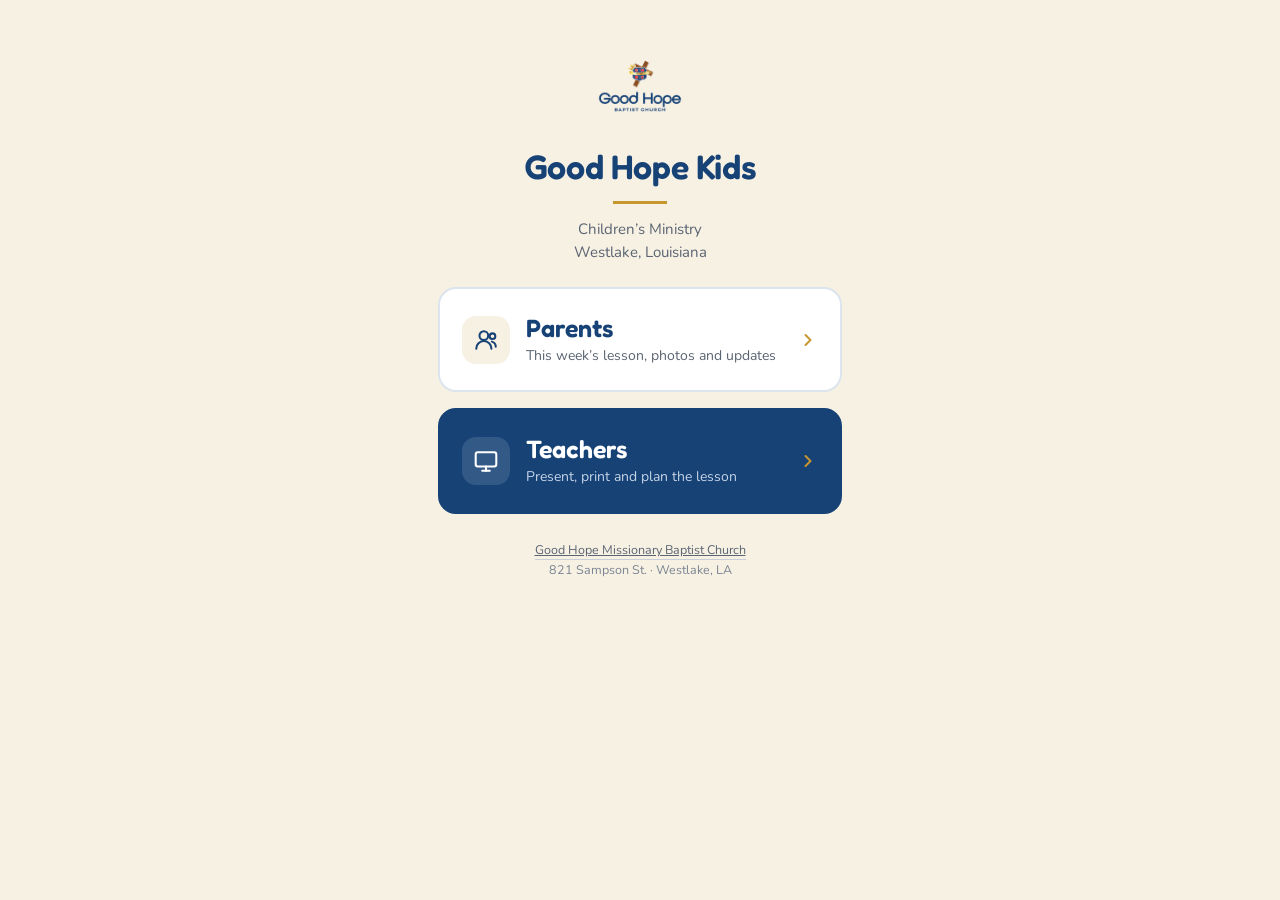
<file: kids/public/gate.html>
<!DOCTYPE html>
<html lang="en">
<head>
  <meta charset="UTF-8" />
  <meta name="viewport" content="width=device-width, initial-scale=1.0, viewport-fit=cover" />
  <meta name="robots" content="noindex, nofollow" />
  <meta name="theme-color" content="#F7F1E4" />
  <title>Good Hope Kids</title>
  <link rel="apple-touch-icon" href="/kids/icons/icon-180.png" />
  <link rel="preconnect" href="https://fonts.googleapis.com" />
  <link rel="preconnect" href="https://fonts.gstatic.com" crossorigin />
  <link href="https://fonts.googleapis.com/css2?family=Fredoka:wght@500;600;700&family=Nunito:ital,wght@0,400;0,600;0,700;1,600&display=swap" rel="stylesheet" />

  <!-- This page is deliberately self-contained and public: it is the only
       thing an unsigned-in visitor can reach under /kids, and it has to be
       reachable or nobody could ever sign in. It holds no lesson content, no
       photographs and no codes. The code it collects is checked at the edge
       by netlify/edge-functions/kids-auth.js, never here. -->
  <style>
    :root {
      --navy: #174276;
      --navy-deep: #0E2D52;
      --gold: #C7962F;
      --paper: #F7F1E4;
      --tint: #DCE4EE;
      --ink: #2E3A4A;
      --muted: #5A6472;
      --white: #FFFFFF;
    }
    * { box-sizing: border-box; }
    html, body { height: 100%; }
    body {
      margin: 0;
      background: var(--paper);
      color: var(--ink);
      font-family: "Nunito", system-ui, -apple-system, sans-serif;
      -webkit-font-smoothing: antialiased;
    }
    .wrap {
      min-height: 100%;
      max-width: 460px;
      margin: 0 auto;
      padding: max(40px, env(safe-area-inset-top)) 28px max(32px, env(safe-area-inset-bottom));
      display: flex;
      flex-direction: column;
    }
    .crest { display: flex; flex-direction: column; align-items: center; gap: 14px; text-align: center; }
    .crest img { width: 92px; height: 92px; object-fit: contain; }
    h1 {
      margin: 0;
      font-family: "Fredoka", sans-serif;
      font-weight: 600;
      font-size: clamp(28px, 8vw, 34px);
      letter-spacing: -0.4px;
      color: var(--navy);
    }
    .rule { width: 54px; height: 3px; background: var(--gold); }
    .sub { margin: 0; font-size: 15px; line-height: 1.5; color: var(--muted); }
    .spacer { flex: 1 1 auto; min-height: 24px; }

    .doors { display: flex; flex-direction: column; gap: 16px; }
    .door {
      display: flex; align-items: center; gap: 16px;
      width: 100%; padding: 24px 22px;
      border-radius: 18px; border: 2px solid var(--tint);
      background: var(--white); color: inherit;
      font: inherit; text-align: left; cursor: pointer;
      -webkit-tap-highlight-color: transparent;
    }
    .door:hover, .door:focus-visible { border-color: var(--gold); outline: none; }
    .door--dark { background: var(--navy); border-color: var(--navy); }
    .door .badge {
      display: flex; align-items: center; justify-content: center;
      width: 48px; height: 48px; border-radius: 14px;
      background: var(--paper); flex: none;
    }
    .door--dark .badge { background: rgba(255, 255, 255, 0.12); }
    .door .label { flex: 1 1 auto; }
    .door .name {
      display: block; font-family: "Fredoka", sans-serif;
      font-weight: 600; font-size: 25px; color: var(--navy);
    }
    .door--dark .name { color: var(--white); }
    .door .hint { display: block; margin-top: 3px; font-size: 14px; line-height: 1.45; color: var(--muted); }
    .door--dark .hint { color: #C6D4E6; }

    .foot { margin: 26px 0 0; font-size: 12.5px; line-height: 1.6; color: #7A8492; text-align: center; }
    .foot a { color: #5A6472; border-bottom: 1px solid #C9CFD8; padding-bottom: 1px; }
    .foot a:hover { color: var(--navy); border-bottom-color: var(--gold); }

    /* ---- keypad ---- */
    .back {
      align-self: flex-start;
      display: inline-flex; align-items: center; gap: 6px;
      padding: 10px 0; border: 0; background: none;
      font: inherit; font-size: 15px; font-weight: 700; color: var(--navy); cursor: pointer;
    }
    .who { display: flex; flex-direction: column; align-items: center; gap: 8px; margin-top: 14px; text-align: center; }
    .who img { width: 58px; height: 58px; object-fit: contain; }
    .who h2 { margin: 4px 0 0; font-family: "Fredoka", sans-serif; font-weight: 600; font-size: 27px; color: var(--navy); }
    .who p { margin: 0; font-size: 15px; color: var(--muted); }

    .dots { display: flex; justify-content: center; gap: 16px; margin: 30px 0 6px; }
    .dot { width: 17px; height: 17px; border-radius: 50%; border: 2px solid var(--navy); }
    .dot.on { background: var(--navy); }
    .dots.wrong { animation: shake 0.4s; }
    .dots.wrong .dot { border-color: #C1272D; }
    @keyframes shake {
      0%, 100% { transform: translateX(0); }
      20% { transform: translateX(-9px); }
      40% { transform: translateX(8px); }
      60% { transform: translateX(-5px); }
      80% { transform: translateX(3px); }
    }
    @media (prefers-reduced-motion: reduce) { .dots.wrong { animation: none; } }

    .msg { min-height: 22px; margin: 6px 0 0; font-size: 14px; font-weight: 600; color: #C1272D; text-align: center; }

    .pad { display: grid; grid-template-columns: repeat(3, 1fr); gap: 14px; }
    .pad button {
      height: 72px; border-radius: 18px; border: 2px solid var(--tint);
      background: var(--white); cursor: pointer;
      font-family: "Fredoka", sans-serif; font-weight: 500; font-size: 30px; color: var(--navy);
      display: flex; align-items: center; justify-content: center;
      -webkit-tap-highlight-color: transparent;
    }
    .pad button:active { background: var(--tint); }
    .pad .ghost { border-color: transparent; background: transparent; }
    .pad .go { border-color: var(--navy); background: var(--navy); }
    .pad .go[disabled] { opacity: 0.45; }
    .hidden { display: none !important; }
  </style>
</head>
<body>
  <div class="wrap">

    <!-- Step one: which door -->
    <section id="doors">
      <div class="crest">
        <img src="/kids/public/logo.png" alt="Good Hope Missionary Baptist Church" />
        <h1>Good Hope Kids</h1>
        <div class="rule"></div>
        <p class="sub">Children&rsquo;s Ministry<br />Westlake, Louisiana</p>
      </div>

      <div class="spacer"></div>

      <div class="doors">
        <button class="door" type="button" data-door="Parents" data-hint="Ask any children&rsquo;s ministry teacher for the parent code.">
          <span class="badge" aria-hidden="true">
            <svg width="26" height="26" viewBox="0 0 24 24" fill="none" stroke="#174276" stroke-width="1.9" stroke-linecap="round" stroke-linejoin="round"><path d="M3 20a7 7 0 0 1 14 0"/><circle cx="10" cy="8" r="4"/><path d="M17.5 13.5a5 5 0 0 1 3.5 4.8"/><circle cx="18" cy="8.5" r="2.6"/></svg>
          </span>
          <span class="label">
            <span class="name">Parents</span>
            <span class="hint">This week&rsquo;s lesson, photos and updates</span>
          </span>
          <svg width="20" height="20" viewBox="0 0 24 24" fill="none" stroke="#C7962F" stroke-width="2.4" stroke-linecap="round" stroke-linejoin="round" aria-hidden="true"><path d="m9 6 6 6-6 6"/></svg>
        </button>

        <button class="door door--dark" type="button" data-door="Teachers" data-hint="Your own code &mdash; it signs what you post.">
          <span class="badge" aria-hidden="true">
            <svg width="26" height="26" viewBox="0 0 24 24" fill="none" stroke="#FFFFFF" stroke-width="1.9" stroke-linecap="round" stroke-linejoin="round"><rect x="2.5" y="4" width="19" height="13" rx="2"/><path d="M8.5 21h7"/><path d="M12 17v4"/></svg>
          </span>
          <span class="label">
            <span class="name">Teachers</span>
            <span class="hint">Present, print and plan the lesson</span>
          </span>
          <svg width="20" height="20" viewBox="0 0 24 24" fill="none" stroke="#C7962F" stroke-width="2.4" stroke-linecap="round" stroke-linejoin="round" aria-hidden="true"><path d="m9 6 6 6-6 6"/></svg>
        </button>
      </div>

      <p class="foot"><a href="/">Good Hope Missionary Baptist Church</a><br />821 Sampson St. &middot; Westlake, LA</p>
    </section>

    <!-- Step two: the code -->
    <section id="pad" class="hidden">
      <button class="back" type="button" id="back">
        <svg width="18" height="18" viewBox="0 0 24 24" fill="none" stroke="#174276" stroke-width="2.4" stroke-linecap="round" stroke-linejoin="round" aria-hidden="true"><path d="m15 6-6 6 6 6"/></svg>
        Back
      </button>

      <div class="who">
        <img src="/kids/public/logo.png" alt="" />
        <h2 id="door-name">Parents</h2>
        <p>Enter your 4-digit code</p>
      </div>

      <div class="dots" id="dots" role="status" aria-live="polite" aria-label="Code entry">
        <span class="dot"></span><span class="dot"></span><span class="dot"></span><span class="dot"></span>
      </div>
      <p class="msg" id="msg"></p>

      <div class="spacer"></div>

      <div class="pad" id="keys">
        <button type="button" data-key="1">1</button>
        <button type="button" data-key="2">2</button>
        <button type="button" data-key="3">3</button>
        <button type="button" data-key="4">4</button>
        <button type="button" data-key="5">5</button>
        <button type="button" data-key="6">6</button>
        <button type="button" data-key="7">7</button>
        <button type="button" data-key="8">8</button>
        <button type="button" data-key="9">9</button>
        <button type="button" class="ghost" data-key="del" aria-label="Delete">
          <svg width="26" height="26" viewBox="0 0 24 24" fill="none" stroke="#5A6472" stroke-width="1.9" stroke-linecap="round" stroke-linejoin="round" aria-hidden="true"><path d="M21 5H9.5L3 12l6.5 7H21a1 1 0 0 0 1-1V6a1 1 0 0 0-1-1Z"/><path d="m18 9-5 6"/><path d="m13 9 5 6"/></svg>
        </button>
        <button type="button" data-key="0">0</button>
        <button type="button" class="go" data-key="go" id="go" aria-label="Enter" disabled>
          <svg width="28" height="28" viewBox="0 0 24 24" fill="none" stroke="#C7962F" stroke-width="2.6" stroke-linecap="round" stroke-linejoin="round" aria-hidden="true"><path d="M4 12h14"/><path d="m12 5 7 7-7 7"/></svg>
        </button>
      </div>

      <p class="foot" id="pad-hint">Ask any children&rsquo;s ministry teacher for the parent code.</p>
    </section>

  </div>

  <script>
  (function () {
    "use strict";

    var doors = document.getElementById("doors");
    var pad = document.getElementById("pad");
    var dots = document.getElementById("dots");
    var msg = document.getElementById("msg");
    var go = document.getElementById("go");
    var entry = "";
    var busy = false;

    function paint() {
      var marks = dots.querySelectorAll(".dot");
      for (var i = 0; i < marks.length; i++) {
        marks[i].classList.toggle("on", i < entry.length);
      }
      go.disabled = entry.length !== 4 || busy;
    }

    function showDoor(name, hint) {
      document.getElementById("door-name").textContent = name;
      document.getElementById("pad-hint").innerHTML = hint;
      doors.classList.add("hidden");
      pad.classList.remove("hidden");
      entry = "";
      msg.textContent = "";
      paint();
    }

    Array.prototype.forEach.call(document.querySelectorAll(".door"), function (button) {
      button.addEventListener("click", function () {
        showDoor(button.getAttribute("data-door"), button.getAttribute("data-hint"));
      });
    });

    document.getElementById("back").addEventListener("click", function () {
      pad.classList.add("hidden");
      doors.classList.remove("hidden");
    });

    function reject(text) {
      msg.textContent = text;
      dots.classList.add("wrong");
      setTimeout(function () {
        dots.classList.remove("wrong");
        entry = "";
        paint();
      }, 450);
    }

    /* The code is never checked here. It goes to the edge function, which is
       the only thing that can mint a session. A wrong code and a right code
       look identical until the server answers. */
    function submit() {
      if (entry.length !== 4 || busy) return;
      busy = true;
      paint();
      fetch("/kids/__auth", {
        method: "POST",
        headers: { "content-type": "application/json" },
        body: JSON.stringify({ code: entry })
      }).then(function (response) {
        busy = false;
        if (response.ok) {
          // Reload rather than navigate: whatever page they were originally
          // asking for is the one they get.
          window.location.reload();
          return;
        }
        if (response.status === 503) {
          reject("Not set up yet. Tell Dorian.");
          return;
        }
        reject("That code did not work.");
      }).catch(function () {
        busy = false;
        reject("No connection. Try again.");
      });
    }

    document.getElementById("keys").addEventListener("click", function (event) {
      var button = event.target.closest("button[data-key]");
      if (!button) return;
      var key = button.getAttribute("data-key");
      if (key === "del") { entry = entry.slice(0, -1); msg.textContent = ""; }
      else if (key === "go") { submit(); return; }
      else if (entry.length < 4) { entry += key; msg.textContent = ""; }
      paint();
      if (entry.length === 4) submit();
    });

    // A hardware keyboard works too, for a laptop.
    document.addEventListener("keydown", function (event) {
      if (pad.classList.contains("hidden")) return;
      if (event.key >= "0" && event.key <= "9" && entry.length < 4) {
        entry += event.key;
        msg.textContent = "";
        paint();
        if (entry.length === 4) submit();
      } else if (event.key === "Backspace") {
        entry = entry.slice(0, -1);
        paint();
      } else if (event.key === "Enter") {
        submit();
      }
    });

    paint();
  })();
  </script>
</body>
</html>
</file>
<file: styles.css>
/* ==========================================================================
   GOOD HOPE BAPTIST CHURCH — STYLES
   Mobile-first. Brand: navy, gold, red, cream.
   Sections in this file mirror the order of sections in index.html.
   ========================================================================== */


/* --------------------------------------------------------------------------
   1. DESIGN TOKENS (CSS custom properties)
   -------------------------------------------------------------------------- */
:root {
  /* Brand palette */
  --navy:       #1F4173;
  --navy-dark:  #16315a;
  --navy-soft:  #2c5390;
  --gold:       #C9A24A;
  --gold-soft:  #e0c179;
  --red:        #C1272D;
  --red-dark:   #9e1f24;
  --cream:      #FBF7EE;
  --cream-deep: #f3ecd9;

  /* Neutrals */
  --ink:       #1a1a1a;
  --ink-soft:  #4a4a4a;
  --line:      rgba(31, 65, 115, 0.12);
  --white:     #ffffff;

  /* Type */
  --font-serif: "Cormorant Garamond", "Iowan Old Style", Georgia, serif;
  --font-sans:  "Inter", -apple-system, BlinkMacSystemFont, "Segoe UI", Roboto, sans-serif;

  /* Spacing scale */
  --space-1: 0.5rem;
  --space-2: 1rem;
  --space-3: 1.5rem;
  --space-4: 2rem;
  --space-5: 3rem;
  --space-6: 4rem;
  --space-7: 6rem;

  /* Layout */
  --container-max: 1180px;
  --header-height: 72px;

  /* Effects */
  --shadow-sm: 0 2px 8px rgba(31, 65, 115, 0.08);
  --shadow-md: 0 8px 24px rgba(31, 65, 115, 0.12);
  --radius-sm: 4px;
  --radius-md: 8px;
  --radius-lg: 12px;

  /* Motion */
  --ease: cubic-bezier(0.4, 0, 0.2, 1);
}


/* --------------------------------------------------------------------------
   2. RESET & BASE
   -------------------------------------------------------------------------- */
*,
*::before,
*::after { box-sizing: border-box; }

html {
  scroll-behavior: smooth;
  scroll-padding-top: var(--header-height);
  -webkit-text-size-adjust: 100%;
}

body {
  margin: 0;
  font-family: var(--font-sans);
  font-size: 17px;
  line-height: 1.6;
  color: var(--ink);
  background-color: var(--cream);
  -webkit-font-smoothing: antialiased;
  -moz-osx-font-smoothing: grayscale;
}

/* Subtle paper-grain texture for cream sections — adds warmth without a heavy image */
.welcome,
.beliefs,
.pastor {
  background-color: var(--cream);
  background-image:
    radial-gradient(at 20% 0%, rgba(201, 162, 74, 0.05) 0%, transparent 40%),
    radial-gradient(at 80% 100%, rgba(31, 65, 115, 0.04) 0%, transparent 40%),
    url("data:image/svg+xml;utf8,<svg xmlns='http://www.w3.org/2000/svg' width='160' height='160' viewBox='0 0 160 160'><filter id='n'><feTurbulence type='fractalNoise' baseFrequency='0.9' numOctaves='2' seed='3'/><feColorMatrix values='0 0 0 0 0.78 0 0 0 0 0.64 0 0 0 0 0.29 0 0 0 0.06 0'/></filter><rect width='100%' height='100%' filter='url(%23n)'/></svg>");
}

img { max-width: 100%; display: block; height: auto; }

a {
  color: var(--navy);
  text-decoration-color: var(--gold);
  text-underline-offset: 3px;
  transition: color 0.2s var(--ease);
}
a:hover { color: var(--red); }

ul, ol { padding: 0; margin: 0; }
li { list-style: none; }

button { font-family: inherit; cursor: pointer; }

:focus-visible {
  outline: 3px solid var(--gold);
  outline-offset: 2px;
  border-radius: 2px;
}

@media (prefers-reduced-motion: reduce) {
  html { scroll-behavior: auto; }
  *, *::before, *::after { transition: none !important; animation: none !important; }
}


/* --------------------------------------------------------------------------
   3. TYPOGRAPHY
   -------------------------------------------------------------------------- */
h1, h2, h3, h4 {
  font-family: var(--font-serif);
  color: var(--navy);
  margin: 0 0 var(--space-2);
  line-height: 1.15;
  font-weight: 600;
  letter-spacing: -0.01em;
}

h1 { font-size: clamp(2.25rem, 6vw, 4rem); }
h2 { font-size: clamp(1.75rem, 4vw, 2.75rem); }
h3 { font-size: clamp(1.25rem, 2.5vw, 1.5rem); }
h4 { font-size: 1rem; font-family: var(--font-sans); text-transform: uppercase; letter-spacing: 0.08em; color: var(--gold); }

p { margin: 0 0 var(--space-2); }
p:last-child { margin-bottom: 0; }

.lede {
  font-size: 1.15rem;
  color: var(--ink);
}

.section-eyebrow {
  font-family: var(--font-sans);
  font-size: 0.78rem;
  font-weight: 600;
  letter-spacing: 0.18em;
  text-transform: uppercase;
  color: var(--gold);
  margin: 0 0 var(--space-2);
}
.section-eyebrow.centered { text-align: center; }

.section-title {
  font-family: var(--font-serif);
  margin-bottom: var(--space-3);
}
.section-title.centered { text-align: center; }

/* Decorative gold underline beneath centered titles */
.section-title.centered::after {
  content: "";
  display: block;
  width: 56px;
  height: 3px;
  background: var(--gold);
  margin: var(--space-2) auto 0;
  border-radius: 2px;
}

.section-intro {
  max-width: 620px;
  margin: 0 auto var(--space-5);
  color: var(--ink-soft);
  font-size: 1.05rem;
}
.section-intro.centered { text-align: center; }

.link-arrow {
  display: inline-block;
  margin-top: var(--space-2);
  font-weight: 600;
  color: var(--navy);
  text-decoration: none;
  border-bottom: 2px solid var(--gold);
  padding-bottom: 2px;
  transition: color 0.2s var(--ease), border-color 0.2s var(--ease);
}
.link-arrow:hover {
  color: var(--red);
  border-bottom-color: var(--red);
}


/* --------------------------------------------------------------------------
   4. LAYOUT HELPERS
   -------------------------------------------------------------------------- */
.container {
  width: 100%;
  max-width: var(--container-max);
  margin: 0 auto;
  padding: 0 var(--space-3);
}

.section {
  padding: var(--space-6) 0;
}

@media (min-width: 768px) {
  .section { padding: var(--space-7) 0; }
  .container { padding: 0 var(--space-4); }
}


/* --------------------------------------------------------------------------
   5. BUTTONS
   -------------------------------------------------------------------------- */
.btn {
  display: inline-block;
  padding: 0.85rem 1.6rem;
  font-family: var(--font-sans);
  font-size: 0.95rem;
  font-weight: 600;
  letter-spacing: 0.02em;
  text-decoration: none;
  text-align: center;
  border-radius: var(--radius-md);
  border: 2px solid transparent;
  transition: transform 0.15s var(--ease), background-color 0.2s var(--ease), color 0.2s var(--ease), border-color 0.2s var(--ease);
}
.btn:hover { transform: translateY(-1px); }

.btn-primary {
  background: var(--red);
  color: var(--white);
  border-color: var(--red);
}
.btn-primary:hover {
  background: var(--red-dark);
  border-color: var(--red-dark);
  color: var(--white);
}

.btn-ghost {
  background: transparent;
  color: var(--white);
  border-color: rgba(255, 255, 255, 0.7);
}
.btn-ghost:hover {
  background: rgba(255, 255, 255, 0.12);
  color: var(--white);
  border-color: var(--white);
}


/* --------------------------------------------------------------------------
   6. SITE HEADER / NAV
   -------------------------------------------------------------------------- */
.site-header {
  position: sticky;
  top: 0;
  z-index: 100;
  background: var(--cream);
  border-bottom: 1px solid var(--line);
  height: var(--header-height);
  transition: box-shadow 0.2s var(--ease), background 0.2s var(--ease);
}
.site-header.scrolled {
  background: rgba(251, 247, 238, 0.96);
  backdrop-filter: saturate(140%) blur(8px);
  box-shadow: var(--shadow-sm);
}

.header-inner {
  display: flex;
  align-items: center;
  justify-content: space-between;
  height: 100%;
}

/* Logo — uses the GHBC full-color horizontal lockup */
.logo {
  display: inline-flex;
  align-items: center;
  text-decoration: none;
}
.logo-img {
  display: block;
  height: 48px;
  width: auto;
}
@media (min-width: 768px) {
  .logo-img { height: 56px; }
}

/* Screen-reader-only utility (used for the hero h1, since the logo image conveys the name) */
.visually-hidden {
  position: absolute;
  width: 1px;
  height: 1px;
  padding: 0;
  margin: -1px;
  overflow: hidden;
  clip: rect(0, 0, 0, 0);
  white-space: nowrap;
  border: 0;
}

/* Mobile nav toggle (hamburger) */
.nav-toggle {
  display: inline-flex;
  flex-direction: column;
  justify-content: center;
  gap: 5px;
  width: 44px;
  height: 44px;
  padding: 10px;
  background: transparent;
  border: 1px solid var(--line);
  border-radius: var(--radius-sm);
}
.nav-toggle-bar {
  display: block;
  width: 22px;
  height: 2px;
  background: var(--navy);
  border-radius: 2px;
  transition: transform 0.25s var(--ease), opacity 0.25s var(--ease);
}
.nav-toggle[aria-expanded="true"] .nav-toggle-bar:nth-child(1) {
  transform: translateY(7px) rotate(45deg);
}
.nav-toggle[aria-expanded="true"] .nav-toggle-bar:nth-child(2) { opacity: 0; }
.nav-toggle[aria-expanded="true"] .nav-toggle-bar:nth-child(3) {
  transform: translateY(-7px) rotate(-45deg);
}

/* Mobile nav: drawer below header */
.primary-nav {
  position: absolute;
  top: var(--header-height);
  left: 0;
  right: 0;
  background: var(--cream);
  border-bottom: 1px solid var(--line);
  box-shadow: var(--shadow-md);
  max-height: 0;
  overflow: hidden;
  transition: max-height 0.3s var(--ease);
}
.primary-nav.open { max-height: 600px; }
.primary-nav ul {
  display: flex;
  flex-direction: column;
  padding: var(--space-2) var(--space-3);
}
.primary-nav a {
  display: block;
  padding: 0.85rem 0;
  font-weight: 500;
  color: var(--navy);
  text-decoration: none;
  border-bottom: 1px solid var(--line);
}
.primary-nav li:last-child a { border-bottom: none; }

.nav-cta {
  display: inline-block !important;
  margin-top: var(--space-2);
  padding: 0.65rem 1.2rem !important;
  background: var(--red);
  color: var(--white) !important;
  border-radius: var(--radius-md);
  text-align: center;
}
.nav-cta:hover { background: var(--red-dark); }

/* Desktop nav: inline. Breakpoint bumped from 960 -> 1080 so the 9-item
   nav has room to breathe; a tighter intermediate range keeps it readable
   between 1080 and 1240 before relaxing into the default at 1240+. */
@media (min-width: 1080px) {
  .nav-toggle { display: none; }
  .primary-nav {
    position: static;
    background: transparent;
    border: none;
    box-shadow: none;
    max-height: none;
    overflow: visible;
  }
  .primary-nav ul {
    flex-direction: row;
    align-items: center;
    gap: 1rem;
    padding: 0;
  }
  .primary-nav a {
    padding: 0.5rem 0;
    border: none;
    font-size: 0.9rem;
    white-space: nowrap;
    position: relative;
  }
  .primary-nav a:not(.nav-cta)::after {
    content: "";
    position: absolute;
    bottom: 0;
    left: 0;
    width: 0;
    height: 2px;
    background: var(--gold);
    transition: width 0.2s var(--ease);
  }
  .primary-nav a:not(.nav-cta):hover::after { width: 100%; }
  .nav-cta { margin-top: 0; padding: 0.55rem 1.05rem !important; font-size: 0.88rem; }
  .nav-cta:hover { color: var(--white) !important; }
  .nav-cta::after { display: none; }
}
@media (min-width: 1240px) {
  .primary-nav ul { gap: var(--space-2); }
  .primary-nav a { font-size: 0.95rem; }
  .nav-cta { padding: 0.6rem 1.2rem !important; font-size: 0.92rem; }
}


/* --------------------------------------------------------------------------
   7. HERO
   -------------------------------------------------------------------------- */
.hero {
  position: relative;
  /* Fill the screen below the sticky header. The clamp keeps it sane on very
     short and very tall screens. */
  min-height: calc(100vh - var(--header-height));
  min-height: clamp(540px, calc(100svh - var(--header-height)), 920px);
  display: flex;
  align-items: center;
  color: var(--white);
  /* Background image — replace with church photo when ready */
  background-image: url("https://images.unsplash.com/photo-1438232992991-995b7058bbb3?auto=format&fit=crop&w=1800&q=70");
  background-size: cover;
  background-position: center;
  padding: var(--space-6) 0;
  overflow: hidden;
}

.hero-overlay {
  position: absolute;
  inset: 0;
  background: linear-gradient(
    180deg,
    rgba(22, 49, 90, 0.85) 0%,
    rgba(22, 49, 90, 0.65) 60%,
    rgba(22, 49, 90, 0.85) 100%
  );
}

.hero-content {
  position: relative;
  z-index: 1;
  max-width: 680px;
  margin: 0 auto;
  text-align: center;
}

/* Cream card so the full-color logo reads crisply against the navy hero */
.hero-logo-card {
  display: inline-block;
  background: var(--cream);
  padding: var(--space-2) var(--space-3);
  border-radius: var(--radius-lg);
  box-shadow: 0 6px 20px rgba(0, 0, 0, 0.16);
  margin: 0 0 var(--space-4);
}

.hero-logo {
  display: block;
  width: auto;
  max-width: 170px;
  max-height: 160px;
  height: auto;
  margin: 0;
}
@media (min-width: 768px) {
  .hero-logo { max-width: 195px; max-height: 180px; }
}

.hero-eyebrow {
  font-size: 0.8rem;
  font-weight: 600;
  letter-spacing: 0.22em;
  text-transform: uppercase;
  color: var(--gold);
  margin: 0 0 var(--space-2);
}

.hero-tagline {
  font-family: var(--font-serif);
  font-style: italic;
  font-size: clamp(1.2rem, 2.5vw, 1.6rem);
  color: var(--cream);
  margin: 0 auto var(--space-4);
  max-width: 26ch;
  font-weight: 500;
}

.hero-actions {
  display: flex;
  flex-wrap: wrap;
  gap: var(--space-2);
  justify-content: center;
}

/* Three equal-weight secondary paths under the primary CTA */
.hero-actions-secondary {
  display: flex;
  flex-wrap: wrap;
  justify-content: center;
  align-items: center;
  gap: var(--space-2);
  margin-top: var(--space-3);
}

/* Tappable pills — clearly clickable, but lighter than the solid primary so
   the hierarchy stays obvious. Sized for thumbs (44px floor) on mobile. */
.hero-link {
  display: inline-flex;
  align-items: center;
  justify-content: center;
  min-height: 44px;
  padding: 0.55rem 1.3rem;
  color: var(--cream);
  background: rgba(255, 255, 255, 0.08);
  border: 1.5px solid rgba(255, 255, 255, 0.4);
  border-radius: 999px;
  font-family: var(--font-sans);
  font-size: 0.95rem;
  font-weight: 600;
  letter-spacing: 0.01em;
  text-decoration: none;
  transition: background-color 0.2s var(--ease), border-color 0.2s var(--ease), color 0.2s var(--ease);
}
.hero-link:hover {
  background: rgba(255, 255, 255, 0.16);
  border-color: var(--gold);
  color: var(--white);
}

/* Service times + address strip — sits directly under the hero */
.info-strip {
  background: var(--navy-dark);
  color: var(--cream);
  border-top: 3px solid var(--gold);
  padding: var(--space-3) 0;
}
.info-strip-inner {
  display: flex;
  flex-wrap: wrap;
  justify-content: center;
  align-items: center;
  gap: var(--space-2) var(--space-5);
  text-align: center;
}
.info-strip-item {
  margin: 0;
  font-family: var(--font-sans);
  font-size: 0.98rem;
  color: var(--cream);
}
.info-strip-label {
  display: inline-block;
  margin-right: 0.5rem;
  font-weight: 700;
  text-transform: uppercase;
  letter-spacing: 0.1em;
  font-size: 0.8rem;
  color: var(--gold);
}


/* --------------------------------------------------------------------------
   8. WELCOME / ABOUT
   -------------------------------------------------------------------------- */
.welcome { background: var(--cream); }

.welcome-grid {
  display: grid;
  grid-template-columns: 1fr;
  gap: var(--space-5);
  align-items: center;
}

.welcome-figure {
  margin: 0;
  border-radius: var(--radius-lg);
  overflow: hidden;
  box-shadow: var(--shadow-md);
}
.welcome-figure img {
  width: 100%;
  aspect-ratio: 4 / 3;
  object-fit: cover;
}
.welcome-figure figcaption {
  padding: var(--space-2) var(--space-3);
  font-size: 0.85rem;
  color: var(--ink-soft);
  background: var(--white);
  font-style: italic;
  text-align: center;
}

@media (min-width: 880px) {
  .welcome-grid {
    grid-template-columns: 1.1fr 1fr;
    gap: var(--space-6);
  }
}


/* --------------------------------------------------------------------------
   8b. HERITAGE BAND
   -------------------------------------------------------------------------- */
.heritage {
  background: var(--navy-dark);
  color: var(--cream);
  padding: var(--space-7) 0;
  text-align: center;
  position: relative;
  overflow: hidden;
}
/* Soft gold spotlight behind the year */
.heritage::before {
  content: "";
  position: absolute;
  inset: 0;
  background: radial-gradient(circle at 50% 35%, rgba(201, 162, 74, 0.10), transparent 55%);
  pointer-events: none;
}

.heritage-content {
  position: relative;
  max-width: 820px;
}

.heritage-eyebrow {
  font-size: 0.78rem;
  font-weight: 600;
  letter-spacing: 0.22em;
  text-transform: uppercase;
  color: var(--gold);
  margin: 0 0 var(--space-2);
}

.heritage-year {
  display: inline-block;
  font-family: var(--font-serif);
  font-size: clamp(5rem, 14vw, 9rem);
  line-height: 1;
  font-weight: 600;
  color: var(--gold);
  letter-spacing: -0.02em;
  margin: 0;
  position: relative;
}
.heritage-year::after {
  content: "";
  display: block;
  width: 60px;
  height: 2px;
  background: var(--gold);
  opacity: 0.55;
  margin: var(--space-2) auto var(--space-3);
}

.heritage-title {
  font-family: var(--font-serif);
  font-size: clamp(1.55rem, 3.3vw, 2.3rem);
  color: var(--white);
  margin: 0 auto var(--space-3);
  font-weight: 500;
  max-width: 720px;
  line-height: 1.25;
}

.heritage-lede {
  font-size: 1.05rem;
  color: rgba(251, 247, 238, 0.82);
  max-width: 640px;
  margin: 0 auto var(--space-3);
  line-height: 1.7;
}

.heritage-stats {
  display: grid;
  grid-template-columns: 1fr;
  gap: var(--space-4);
  padding-top: var(--space-4);
  border-top: 1px solid rgba(201, 162, 74, 0.25);
}
.heritage-stats li {
  display: flex;
  flex-direction: column;
  align-items: center;
  gap: var(--space-1);
}
.heritage-stat-num {
  font-family: var(--font-serif);
  font-size: clamp(2.4rem, 5vw, 3.2rem);
  font-weight: 600;
  color: var(--gold);
  line-height: 1;
}
.heritage-stat-label {
  font-size: 0.82rem;
  letter-spacing: 0.16em;
  text-transform: uppercase;
  color: var(--cream);
  font-weight: 500;
}

@media (min-width: 768px) {
  .heritage-stats { grid-template-columns: repeat(3, 1fr); }
  .heritage-stats li + li {
    border-left: 1px solid rgba(201, 162, 74, 0.2);
  }
}


/* --------------------------------------------------------------------------
   9. SERVICE TIMES
   -------------------------------------------------------------------------- */
.services { background: var(--white); }

.service-cards {
  display: grid;
  grid-template-columns: 1fr;
  gap: var(--space-3);
  margin-top: var(--space-5);
}

.service-card {
  background: var(--cream);
  border: 1px solid var(--line);
  border-top: 4px solid var(--gold);
  border-radius: var(--radius-md);
  padding: var(--space-4);
  text-align: center;
  transition: transform 0.2s var(--ease), box-shadow 0.2s var(--ease), opacity 0.3s var(--ease);
}
.service-card:hover {
  transform: translateY(-3px);
  box-shadow: var(--shadow-md);
}
.service-day {
  font-size: 0.78rem;
  font-weight: 600;
  letter-spacing: 0.18em;
  text-transform: uppercase;
  color: var(--gold);
  margin: 0 0 var(--space-1);
}
.service-card h3 {
  margin: 0 0 var(--space-2);
  font-size: 1.5rem;
}
.service-time {
  font-family: var(--font-serif);
  font-size: 2rem;
  font-weight: 600;
  color: var(--red);
  margin: 0 0 var(--space-2);
}
.service-detail {
  color: var(--ink-soft);
  font-size: 0.95rem;
  margin: 0;
}

.services-note {
  margin-top: var(--space-5);
  text-align: center;
  color: var(--ink-soft);
  font-size: 0.95rem;
}

@media (min-width: 768px) {
  .service-cards {
    grid-template-columns: repeat(3, 1fr);
    gap: var(--space-3);
  }
}


/* --------------------------------------------------------------------------
   10. WHAT WE BELIEVE
   -------------------------------------------------------------------------- */
.beliefs { background: var(--cream); }

.belief-list {
  display: grid;
  grid-template-columns: 1fr;
  gap: var(--space-4);
  max-width: 920px;
  margin: 0 auto;
  padding: 0;
}

.belief-list li {
  position: relative;
  padding: var(--space-3) var(--space-3) var(--space-3) calc(var(--space-6) + var(--space-1));
  background: var(--white);
  border-radius: var(--radius-md);
  box-shadow: var(--shadow-sm);
  border-left: 3px solid var(--gold);
}
.belief-number {
  position: absolute;
  top: var(--space-3);
  left: var(--space-3);
  font-family: var(--font-serif);
  font-size: 1.6rem;
  font-weight: 700;
  color: var(--gold);
  line-height: 1;
}
.belief-list h3 {
  margin: 0 0 var(--space-1);
  font-size: 1.3rem;
}
.belief-list p {
  color: var(--ink-soft);
  margin: 0;
}

@media (min-width: 768px) {
  .belief-list { grid-template-columns: 1fr 1fr; }
  .belief-list li:first-child { grid-column: 1 / -1; }
}


/* --------------------------------------------------------------------------
   11. MINISTRIES
   -------------------------------------------------------------------------- */
.ministries { background: var(--white); }

.ministry-grid {
  display: grid;
  grid-template-columns: 1fr;
  gap: var(--space-3);
}

.ministry-card {
  padding: var(--space-4);
  background: var(--cream);
  border-radius: var(--radius-md);
  border: 1px solid var(--line);
  transition: transform 0.2s var(--ease), box-shadow 0.2s var(--ease), border-color 0.2s var(--ease), opacity 0.3s var(--ease);
}
.ministry-card:hover {
  transform: translateY(-4px);
  box-shadow: var(--shadow-md);
  border-color: var(--gold);
}
.ministry-icon {
  display: grid;
  place-items: center;
  width: 56px;
  height: 56px;
  background: var(--navy);
  color: var(--gold);
  border-radius: 50%;
  margin-bottom: var(--space-3);
  transition: background 0.2s var(--ease), transform 0.2s var(--ease);
}
.ministry-icon svg {
  width: 26px;
  height: 26px;
  display: block;
}
.ministry-card:hover .ministry-icon {
  background: var(--gold);
  color: var(--navy);
  transform: scale(1.05);
}
.ministry-card h3 {
  margin: 0 0 var(--space-1);
  font-size: 1.35rem;
}
.ministry-card p {
  color: var(--ink-soft);
  margin: 0;
  font-size: 0.95rem;
}

@media (min-width: 640px) {
  .ministry-grid { grid-template-columns: repeat(2, 1fr); gap: var(--space-3); }
}
@media (min-width: 960px) {
  .ministry-grid { grid-template-columns: repeat(3, 1fr); }
}


/* --------------------------------------------------------------------------
   12. MEET THE PASTOR
   -------------------------------------------------------------------------- */
.pastor {
  background: var(--cream);
  position: relative;
}

.pastor-grid {
  display: grid;
  grid-template-columns: 1fr;
  gap: var(--space-4);
  align-items: center;
}

.pastor-figure {
  margin: 0;
  border-radius: var(--radius-lg);
  overflow: hidden;
  box-shadow: 0 20px 50px -20px rgba(31, 65, 115, 0.35);
  max-width: 460px;
  justify-self: center;
}
.pastor-figure img {
  width: 100%;
  aspect-ratio: 4 / 5;
  object-fit: cover;
}

.pastor-role {
  font-family: var(--font-sans);
  color: var(--gold);
  font-weight: 600;
  letter-spacing: 0.06em;
  font-size: 0.95rem;
  margin-bottom: var(--space-3);
  text-transform: uppercase;
}

@media (min-width: 880px) {
  .pastor-grid {
    grid-template-columns: 1fr 1.3fr;
    gap: var(--space-6);
  }
}


/* --------------------------------------------------------------------------
   13. VISIT US
   -------------------------------------------------------------------------- */
.visit { background: var(--white); }

.visit-grid {
  display: grid;
  grid-template-columns: 1fr;
  gap: var(--space-4);
  margin-top: var(--space-5);
}

.visit-info h3 {
  font-family: var(--font-sans);
  font-size: 0.85rem;
  font-weight: 700;
  letter-spacing: 0.14em;
  text-transform: uppercase;
  color: var(--gold);
  margin: var(--space-3) 0 var(--space-1);
}
.visit-info h3:first-child { margin-top: 0; }

.visit-info address {
  font-style: normal;
}
.visit-info p { color: var(--ink); }
.visit-info a { font-weight: 500; }

.visit-cta { margin-top: var(--space-4); }

.visit-map {
  border-radius: var(--radius-lg);
  overflow: hidden;
  box-shadow: var(--shadow-md);
  border: 4px solid var(--white);
  outline: 1px solid var(--line);
  min-height: 320px;
}
.visit-map iframe {
  display: block;
  width: 100%;
  height: 100%;
  min-height: 320px;
  border: 0;
}

@media (min-width: 768px) {
  .visit-grid {
    grid-template-columns: 1fr 1.3fr;
    gap: var(--space-5);
  }
  .visit-map { min-height: 440px; }
  .visit-map iframe { min-height: 440px; }
}


/* --------------------------------------------------------------------------
   14. FOOTER
   -------------------------------------------------------------------------- */
.site-footer {
  background: var(--navy-dark);
  color: var(--cream);
  padding-top: var(--space-6);
}

.footer-grid {
  display: grid;
  grid-template-columns: 1fr;
  gap: var(--space-4);
  padding-bottom: var(--space-5);
}

.site-footer h4 {
  color: var(--gold);
  margin: 0 0 var(--space-2);
}

.footer-logo {
  display: block;
  width: 100%;
  max-width: 280px;
  height: auto;
  margin: 0 0 var(--space-2);
}
.footer-tag {
  color: var(--gold-soft);
  font-style: italic;
  margin-bottom: var(--space-2);
}
.footer-address {
  color: rgba(251, 247, 238, 0.8);
  font-size: 0.95rem;
}

.footer-links ul,
.social-list {
  display: flex;
  flex-direction: column;
  gap: var(--space-1);
}
.footer-links a,
.social-list a,
.footer-contact a {
  color: var(--cream);
  text-decoration: none;
  font-size: 0.95rem;
  transition: color 0.2s var(--ease);
}
.footer-links a:hover,
.social-list a:hover,
.footer-contact a:hover {
  color: var(--gold);
}

.footer-contact {
  margin-top: var(--space-3);
  font-size: 0.95rem;
  color: rgba(251, 247, 238, 0.85);
}

.footer-bottom {
  border-top: 1px solid rgba(251, 247, 238, 0.1);
  padding: var(--space-3) 0;
  font-size: 0.85rem;
  color: rgba(251, 247, 238, 0.7);
}
.footer-bottom .container {
  display: flex;
  flex-direction: column;
  gap: var(--space-1);
  text-align: center;
}
.footer-bottom p { margin: 0; }
.footer-credit { color: var(--gold-soft); }

@media (min-width: 768px) {
  .footer-grid {
    grid-template-columns: 1.2fr 1fr 1fr;
    gap: var(--space-5);
  }
  .footer-bottom .container {
    flex-direction: row;
    justify-content: space-between;
    text-align: left;
  }
}


/* --------------------------------------------------------------------------
   15. 150TH ANNIVERSARY — announcement bar, hero badge, section, brand statement
   -------------------------------------------------------------------------- */

/* Announcement bar above the header */
.anniversary-bar {
  background: var(--navy-dark);
  color: var(--cream);
  font-size: 0.85rem;
  border-bottom: 1px solid rgba(201, 162, 74, 0.3);
}
.anniversary-bar-inner {
  display: flex;
  flex-wrap: wrap;
  align-items: center;
  justify-content: center;
  gap: 0.4rem var(--space-2);
  padding-top: 0.55rem;
  padding-bottom: 0.55rem;
  text-align: center;
}
/* De-pilled: was a rounded gold chip; now clean letter-spaced caps. */
.ab-badge {
  font-family: var(--font-sans);
  font-weight: 700;
  letter-spacing: 0.24em;
  color: var(--gold);
  background: transparent;
  padding: 0;
  border-radius: 0;
  font-size: 0.95rem;
  text-transform: uppercase;
  white-space: nowrap;
}
@media (min-width: 768px) {
  .ab-badge { font-size: 1.05rem; letter-spacing: 0.26em; }
}
.ab-text { color: rgba(251, 247, 238, 0.92); }
.ab-link {
  color: var(--gold-soft);
  font-weight: 600;
  text-decoration: none;
  border-bottom: 1px solid rgba(201, 162, 74, 0.5);
  padding-bottom: 1px;
  white-space: nowrap;
}
.ab-link:hover { color: var(--white); border-bottom-color: var(--white); }

/* Hero anniversary badge */
.hero-badge {
  display: inline-flex;
  align-items: center;
  gap: 0.6rem;
  margin: 0 0 var(--space-3);
  padding: 0.4rem 0.9rem 0.4rem 0.4rem;
  font-family: var(--font-sans);
  font-size: 0.82rem;
  font-weight: 600;
  letter-spacing: 0.04em;
  text-transform: uppercase;
  color: var(--cream);
  background: rgba(201, 162, 74, 0.16);
  border: 1px solid rgba(201, 162, 74, 0.55);
  border-radius: 999px;
}
.hero-badge-mark {
  display: grid;
  place-items: center;
  min-width: 2rem;
  height: 2rem;
  padding: 0 0.3rem;
  background: var(--gold);
  color: var(--navy-dark);
  border-radius: 999px;
  font-family: var(--font-serif);
  font-weight: 700;
  font-size: 0.95rem;
  letter-spacing: 0;
}

/* "Debt Free. Mortgage Burned. 150 Years." brand statement */
.brand-statement {
  font-family: var(--font-serif);
  font-weight: 700;
  font-size: clamp(1.4rem, 3.4vw, 2.1rem);
  letter-spacing: 0.01em;
  color: var(--gold);
  text-align: center;
  margin: var(--space-5) auto var(--space-5);
  line-height: 1.3;
}
.heritage .brand-statement { margin-bottom: var(--space-6); }
.brand-statement--light {
  color: var(--navy);
  margin: var(--space-2) auto 0;
  font-size: clamp(1.2rem, 3vw, 1.7rem);
}

/* Anniversary section + card */
.anniversary { background: var(--cream); }
.anniversary-card {
  max-width: 720px;
  margin: 0 auto;
  background: var(--white);
  border: 1px solid var(--line);
  border-top: 5px solid var(--gold);
  border-radius: var(--radius-lg);
  box-shadow: var(--shadow-md);
  padding: var(--space-5) var(--space-4);
  text-align: center;
}
.anniversary-kicker {
  font-size: 0.78rem;
  font-weight: 600;
  letter-spacing: 0.18em;
  text-transform: uppercase;
  color: var(--gold);
  margin: 0 0 var(--space-1);
}
.anniversary-dates {
  font-family: var(--font-serif);
  font-size: clamp(1.6rem, 4vw, 2.4rem);
  font-weight: 600;
  color: var(--navy);
  margin: 0 0 var(--space-2);
  line-height: 1.2;
}
.anniversary-detail {
  color: var(--ink-soft);
  max-width: 480px;
  margin: 0 auto var(--space-4);
}
.anniversary-main {
  display: inline-flex;
  flex-direction: column;
  gap: 0.2rem;
  padding: var(--space-2) var(--space-4);
  margin-bottom: var(--space-4);
  background: var(--navy-dark);
  color: var(--cream);
  border-radius: var(--radius-md);
}
.anniversary-main-label {
  font-size: 0.72rem;
  font-weight: 600;
  letter-spacing: 0.18em;
  text-transform: uppercase;
  color: var(--gold-soft);
}
.anniversary-main-when {
  font-family: var(--font-serif);
  font-size: 1.3rem;
  font-weight: 600;
}


/* --------------------------------------------------------------------------
   16. SERVICE CARD — anniversary accent variant
   -------------------------------------------------------------------------- */
.service-card--accent {
  background: var(--navy-dark);
  border-color: var(--navy-dark);
  border-top-color: var(--gold);
}
.service-card--accent h3,
.service-card--accent .service-time { color: var(--cream); }
.service-card--accent .service-day { color: var(--gold-soft); }
.service-card--accent .service-detail { color: rgba(251, 247, 238, 0.78); }
.service-card--accent .service-time { color: var(--gold); }


/* --------------------------------------------------------------------------
   17. SHEPHERDS — past pastors honor band
   -------------------------------------------------------------------------- */
.shepherds {
  background: var(--navy-dark);
  color: var(--cream);
  text-align: center;
}
.shepherds-content { max-width: 760px; }
.shepherds-title { color: var(--white); }
.shepherds-title.centered::after { background: var(--gold); }
.shepherds-intro { color: rgba(251, 247, 238, 0.82); }

.shepherd-list {
  display: flex;
  flex-wrap: wrap;
  justify-content: center;
  gap: var(--space-1) var(--space-3);
  max-width: 640px;
  margin: 0 auto var(--space-4);
}
.shepherd-list li {
  font-family: var(--font-serif);
  font-size: 1.2rem;
  color: var(--gold-soft);
  position: relative;
  padding-right: var(--space-3);
}
.shepherd-list li::after {
  content: "\00B7";
  position: absolute;
  right: calc(var(--space-3) / -2 - 2px);
  color: rgba(201, 162, 74, 0.5);
}
.shepherd-list li:last-child { padding-right: 0; }
.shepherd-list li:last-child::after { content: none; }

.shepherd-highlight {
  max-width: 600px;
  margin: 0 auto;
  padding-top: var(--space-3);
  border-top: 1px solid rgba(201, 162, 74, 0.25);
  color: rgba(251, 247, 238, 0.9);
  font-size: 1rem;
}


/* --------------------------------------------------------------------------
   18. INTERACTIONS — active nav link, reveal-on-scroll, back-to-top
   -------------------------------------------------------------------------- */

/* Active section in the nav (set by script.js scroll-spy) */
.primary-nav a[aria-current="true"]:not(.nav-cta) {
  color: var(--navy);
  font-weight: 600;
}
@media (min-width: 1080px) {
  .primary-nav a[aria-current="true"]:not(.nav-cta)::after { width: 100%; }
}

/* Reveal-on-scroll — the .reveal class is only added by script.js, and only
   when the visitor hasn't asked for reduced motion, so this stays inert
   otherwise (no JS / reduced motion = content simply shows). */
@media (prefers-reduced-motion: no-preference) {
  .reveal {
    opacity: 0;
    transform: translateY(24px);
    transition:
      opacity 0.7s var(--ease) var(--reveal-delay, 0ms),
      transform 0.7s var(--ease) var(--reveal-delay, 0ms);
  }
  .reveal.is-visible {
    opacity: 1;
    transform: none;
  }
}

/* Back-to-top button (injected by script.js) */
.to-top {
  position: fixed;
  right: clamp(1rem, 3vw, 2rem);
  bottom: clamp(1rem, 3vw, 2rem);
  z-index: 90;
  display: grid;
  place-items: center;
  width: 46px;
  height: 46px;
  border: 1px solid rgba(201, 162, 74, 0.5);
  border-radius: 50%;
  background: var(--navy-dark);
  color: var(--gold);
  box-shadow: var(--shadow-md);
  opacity: 0;
  transform: translateY(12px) scale(0.92);
  pointer-events: none;
  transition:
    opacity 0.25s var(--ease),
    transform 0.25s var(--ease),
    background 0.2s var(--ease),
    color 0.2s var(--ease);
}
.to-top.is-visible {
  opacity: 1;
  transform: none;
  pointer-events: auto;
}
.to-top:hover {
  background: var(--gold);
  color: var(--navy-dark);
}
.to-top svg {
  width: 20px;
  height: 20px;
  display: block;
}


/* --------------------------------------------------------------------------
   19. HERO — scroll cue
   -------------------------------------------------------------------------- */
.hero-scroll {
  position: absolute;
  left: 50%;
  bottom: var(--space-3);
  transform: translateX(-50%);
  display: grid;
  place-items: center;
  width: 40px;
  height: 40px;
  color: rgba(251, 247, 238, 0.8);
  border: 1px solid rgba(251, 247, 238, 0.3);
  border-radius: 50%;
  text-decoration: none;
  transition: color 0.2s var(--ease), border-color 0.2s var(--ease), background 0.2s var(--ease);
}
.hero-scroll:hover {
  color: var(--white);
  border-color: var(--white);
  background: rgba(255, 255, 255, 0.1);
}
.hero-scroll svg {
  width: 20px;
  height: 20px;
  animation: hero-bob 1.8s var(--ease) infinite;
}
@keyframes hero-bob {
  0%, 100% { transform: translateY(-2px); }
  50%      { transform: translateY(3px); }
}
/* On very short screens (landscape phones) the hero is content-packed — hide the cue */
@media (max-height: 600px) {
  .hero-scroll { display: none; }
}


/* --------------------------------------------------------------------------
   20. 150TH ANNIVERSARY TIMELINE
   -------------------------------------------------------------------------- */
.timeline {
  position: relative;
  max-width: 700px;
  margin: var(--space-5) auto 0;
  padding-left: 2.25rem;
}
/* The vertical line */
.timeline::before {
  content: "";
  position: absolute;
  left: 7px;
  top: 4px;
  bottom: 4px;
  width: 2px;
  background: linear-gradient(var(--gold), rgba(201, 162, 74, 0.25));
}
.timeline-item {
  position: relative;
  padding-bottom: var(--space-4);
}
.timeline-item:last-child { padding-bottom: 0; }
/* The dot on the line */
.timeline-item::before {
  content: "";
  position: absolute;
  left: -2.25rem;
  top: 4px;
  width: 16px;
  height: 16px;
  border-radius: 50%;
  background: var(--cream);
  border: 3px solid var(--gold);
}
.timeline-date {
  display: inline-block;
  font-size: 0.78rem;
  font-weight: 600;
  letter-spacing: 0.12em;
  text-transform: uppercase;
  color: var(--gold);
  margin-bottom: 0.2rem;
}
.timeline-title {
  font-size: 1.3rem;
  margin: 0 0 0.3rem;
}
.timeline-detail {
  color: var(--ink-soft);
  font-size: 0.97rem;
  margin: 0;
}
/* The main June 28 service — make it pop without an oval pill (consistent
   with the star treatment on the /150 featured card). */
.timeline-item--highlight::before {
  background: var(--gold);
  box-shadow: 0 0 0 5px rgba(201, 162, 74, 0.22);
}
.timeline-item--highlight .timeline-date {
  color: var(--gold);
  font-weight: 700;
  letter-spacing: 0.14em;
}
.timeline-item--highlight .timeline-title {
  font-size: 1.55rem;
  color: var(--navy);
}
.timeline-item--highlight .timeline-title::before {
  content: "\2605";
  display: inline-block;
  margin-right: 0.45rem;
  color: var(--gold);
  font-size: 0.85em;
  vertical-align: 0.05em;
}


/* --------------------------------------------------------------------------
   21. SERVICE CARD — "tentative" flag + ministries CTA
   -------------------------------------------------------------------------- */
.service-flag {
  display: inline-block;
  margin: 0 0 var(--space-2);
  padding: 0.12rem 0.6rem;
  font-size: 0.68rem;
  font-weight: 600;
  letter-spacing: 0.12em;
  text-transform: uppercase;
  color: var(--ink-soft);
  background: rgba(31, 65, 115, 0.07);
  border: 1px solid var(--line);
  border-radius: 999px;
}

.ministries-cta {
  margin-top: var(--space-5);
  text-align: center;
  color: var(--ink-soft);
  font-size: 1.02rem;
}
.ministries-cta a {
  font-weight: 600;
  white-space: nowrap;
}


/* --------------------------------------------------------------------------
   22. CONNECT — members & regulars hub
   -------------------------------------------------------------------------- */
.connect { background: var(--cream-deep); }

.connect-grid {
  display: grid;
  grid-template-columns: 1fr;
  gap: var(--space-3);
  margin-top: var(--space-5);
}

.connect-card {
  display: flex;
  flex-direction: column;
  padding: var(--space-4);
  background: var(--white);
  border: 1px solid var(--line);
  border-radius: var(--radius-md);
  box-shadow: var(--shadow-sm);
  transition: transform 0.2s var(--ease), box-shadow 0.2s var(--ease), border-color 0.2s var(--ease), opacity 0.3s var(--ease);
}
.connect-card:hover {
  transform: translateY(-4px);
  box-shadow: var(--shadow-md);
  border-color: var(--gold);
}
.connect-icon {
  display: grid;
  place-items: center;
  width: 52px;
  height: 52px;
  border-radius: 14px;             /* squircle — distinct from the round ministry icons */
  background: var(--navy);
  color: var(--gold);
  margin-bottom: var(--space-3);
  transition: background 0.2s var(--ease), color 0.2s var(--ease), transform 0.2s var(--ease);
}
.connect-icon svg { width: 24px; height: 24px; display: block; }
.connect-card:hover .connect-icon {
  background: var(--gold);
  color: var(--navy-dark);
  transform: scale(1.05);
}
.connect-card h3 {
  margin: 0 0 var(--space-1);
  font-size: 1.3rem;
}
.connect-card p {
  color: var(--ink-soft);
  font-size: 0.95rem;
  margin: 0 0 var(--space-3);
}
.connect-action {
  margin-top: auto;                /* pin the link to the bottom so cards line up */
  align-self: flex-start;
  font-weight: 600;
  font-size: 0.95rem;
  color: var(--navy);
  text-decoration: none;
  border-bottom: 2px solid var(--gold);
  padding-bottom: 2px;
  transition: color 0.2s var(--ease), border-color 0.2s var(--ease);
}
.connect-action:hover {
  color: var(--red);
  border-bottom-color: var(--red);
}

/* Accent card — "Prayer Requests" gets the navy treatment */
.connect-card--accent {
  background: var(--navy-dark);
  border-color: var(--navy-dark);
}
.connect-card--accent h3 { color: var(--cream); }
.connect-card--accent p { color: rgba(251, 247, 238, 0.8); }
.connect-card--accent .connect-icon { background: var(--gold); color: var(--navy-dark); }
.connect-card--accent:hover .connect-icon { background: var(--cream); }
.connect-card--accent .connect-action {
  color: var(--gold-soft);
  border-bottom-color: rgba(201, 162, 74, 0.6);
}
.connect-card--accent .connect-action:hover {
  color: var(--white);
  border-bottom-color: var(--white);
}

@media (min-width: 640px) {
  .connect-grid { grid-template-columns: repeat(2, 1fr); }
}
@media (min-width: 960px) {
  .connect-grid { grid-template-columns: repeat(3, 1fr); }
}

/* Prayer-request panel — reuses .plan-form-card; just centers a heart icon */
.connect-prayer { margin-bottom: 0; }
.connect-prayer-icon {
  display: grid;
  place-items: center;
  width: 52px;
  height: 52px;
  margin: 0 auto var(--space-2);
  border-radius: 14px;
  background: var(--navy);
  color: var(--gold);
}
.connect-prayer-icon svg { width: 26px; height: 26px; display: block; }

/* Weekly-encouragement sign-up — slim navy panel below the connect cards */
.connect-encourage {
  max-width: 720px;
  margin: var(--space-4) auto 0;
  padding: var(--space-4);
  background: var(--navy);
  color: var(--cream);
  border-radius: var(--radius-lg);
  box-shadow: var(--shadow-md);
  text-align: center;
}
.connect-encourage h3 {
  color: var(--cream);
  margin: 0 0 var(--space-1);
  font-size: clamp(1.3rem, 2.5vw, 1.6rem);
}
.connect-encourage-text p {
  color: rgba(251, 247, 238, 0.82);
  max-width: 520px;
  margin: 0 auto var(--space-3);
  font-size: 0.97rem;
}
.connect-encourage-form { margin: 0; }
.encourage-fields {
  display: flex;
  flex-wrap: wrap;
  justify-content: center;
  gap: var(--space-2);
}
.encourage-fields input[type="text"],
.encourage-fields input[type="email"] {
  flex: 1 1 200px;
  min-width: 0;
  padding: 0.7rem 0.9rem;
  font-family: var(--font-sans);
  font-size: 1rem;
  color: var(--ink);
  background: var(--cream);
  border: 1px solid transparent;
  border-radius: var(--radius-md);
  transition: border-color 0.15s var(--ease), background 0.15s var(--ease), box-shadow 0.15s var(--ease);
}
.encourage-fields input:focus {
  outline: none;
  border-color: var(--gold);
  background: var(--white);
  box-shadow: 0 0 0 3px rgba(201, 162, 74, 0.3);
}
.encourage-fields .btn { flex: 0 0 auto; }
.connect-encourage .form-fine-print { color: rgba(251, 247, 238, 0.7); }


/* --------------------------------------------------------------------------
   23. PLAN YOUR VISIT — first-visit FAQ accordion + "Find Us" sub-head
   -------------------------------------------------------------------------- */
.faq {
  max-width: 760px;
  margin: var(--space-2) auto var(--space-6);
  border-top: 1px solid var(--line);
}
.faq-item {
  border-bottom: 1px solid var(--line);
}
.faq-item summary {
  display: flex;
  align-items: center;
  justify-content: space-between;
  gap: var(--space-3);
  padding: var(--space-3) var(--space-1);
  cursor: pointer;
  list-style: none;                       /* hide default disclosure triangle */
  font-family: var(--font-serif);
  font-size: 1.2rem;
  font-weight: 600;
  color: var(--navy);
  transition: color 0.15s var(--ease);
}
.faq-item summary::-webkit-details-marker { display: none; }
.faq-item summary:hover { color: var(--red); }
/* Chevron built from a rotated square */
.faq-item summary::after {
  content: "";
  flex: 0 0 auto;
  width: 10px;
  height: 10px;
  margin-right: 4px;
  border-right: 2px solid var(--gold);
  border-bottom: 2px solid var(--gold);
  transform: translateY(-2px) rotate(45deg);
  transition: transform 0.2s var(--ease);
}
.faq-item[open] summary::after {
  transform: translateY(2px) rotate(-135deg);
}
.faq-body {
  padding: 0 var(--space-1) var(--space-3);
  color: var(--ink-soft);
  max-width: 64ch;
}
.faq-body p { margin: 0; }
.faq-body a { font-weight: 600; }

.visit-subhead {
  text-align: center;
  font-size: clamp(1.4rem, 3vw, 1.9rem);
  margin: 0 0 var(--space-4);
}


/* --------------------------------------------------------------------------
   24. v2 UPDATE — hero anniversary typography, CTAs, callouts, banners,
       sub-page hero, /150 schedule, /our-story timeline. All additive.
   -------------------------------------------------------------------------- */

/* ---- Buttons: extensions only ------------------------------------------- */
.btn-lg {
  padding: 1.05rem 2.3rem;
  font-size: 1.05rem;
  min-height: 48px;
}
.btn-outline-navy {
  background: transparent;
  color: var(--navy);
  border-color: var(--navy);
}
.btn-outline-navy:hover {
  background: var(--navy);
  color: var(--white);
  border-color: var(--navy);
}
.btn-outline-light {
  background: transparent;
  color: var(--cream);
  border-color: rgba(251, 247, 238, 0.65);
}
.btn-outline-light:hover {
  background: rgba(255, 255, 255, 0.12);
  color: var(--white);
  border-color: var(--white);
}
/* Touch target floor on phones */
@media (max-width: 640px) {
  .btn { min-height: 44px; display: inline-flex; align-items: center; justify-content: center; }
}

/* ---- Generic section-level CTA row -------------------------------------- */
.section-cta {
  margin-top: var(--space-5);
  text-align: center;
}
.section-cta-row {
  display: flex;
  flex-wrap: wrap;
  gap: var(--space-2);
  justify-content: center;
  margin-top: var(--space-3);
}
.section-cta-heading {
  font-family: var(--font-serif);
  font-size: clamp(1.4rem, 3vw, 2rem);
  color: var(--navy);
  margin: 0 0 var(--space-2);
}
.section-cta-body {
  max-width: 560px;
  margin: 0 auto var(--space-3);
  color: var(--ink-soft);
}

/* Heritage band CTA — keep the dark band, use light outline buttons */
.heritage-cta {
  margin-top: var(--space-5);
}

/* ---- Services notice callout -------------------------------------------- */
.services-notice {
  max-width: 720px;
  margin: var(--space-4) auto var(--space-3);
  padding: var(--space-3) var(--space-4);
  background: rgba(31, 65, 115, 0.05);
  border-left: 3px solid var(--navy);
  border-radius: 0 var(--radius-md) var(--radius-md) 0;
  color: var(--ink-soft);
  font-size: 0.95rem;
  text-align: left;
}
.services-notice a { font-weight: 600; }

/* ---- Plan-Your-Visit CTA card (end of FAQ) ------------------------------ */
.visit-cta-card {
  max-width: 560px;
  margin: var(--space-5) auto;
  padding: var(--space-5) var(--space-4);
  background: var(--cream);
  border: 1px solid rgba(201, 162, 74, 0.5);
  border-top: 4px solid var(--gold);
  border-radius: var(--radius-lg);
  text-align: center;
  box-shadow: var(--shadow-sm);
}
.visit-cta-card h3 {
  margin: 0 0 var(--space-1);
  font-size: clamp(1.3rem, 2.4vw, 1.55rem);
}
.visit-cta-card p {
  color: var(--ink-soft);
  margin: 0 0 var(--space-3);
}
.visit-cta-phone {
  display: block;
  margin-top: var(--space-2);
  font-size: 0.95rem;
  color: var(--ink-soft);
}
.visit-cta-phone a { font-weight: 600; }

/* ---- Beliefs footnote --------------------------------------------------- */
.beliefs-footnote {
  max-width: 720px;
  margin: var(--space-4) auto 0;
  font-style: italic;
  font-size: 0.92rem;
  color: var(--ink-soft);
  text-align: center;
}

/* ---- Sub-page hero (/150, /our-story) ----------------------------------- */
.page-hero {
  background: var(--navy-dark);
  color: var(--white);
  padding: var(--space-7) 0 var(--space-6);
  text-align: center;
  position: relative;
  overflow: hidden;
}
.page-hero::before {
  content: "";
  position: absolute;
  inset: 0;
  background: radial-gradient(circle at 50% 40%, rgba(201, 162, 74, 0.14), transparent 60%);
  pointer-events: none;
}
.page-hero .container { position: relative; }
.page-hero-eyebrow {
  font-family: var(--font-sans);
  font-size: 0.8rem;
  font-weight: 600;
  letter-spacing: 0.28em;
  text-transform: uppercase;
  color: var(--gold);
  margin: 0 0 var(--space-3);
}
.page-hero h1 {
  color: var(--white);
  font-family: var(--font-serif);
  font-size: clamp(2.5rem, 7vw, 4.5rem);
  margin: 0 0 var(--space-3);
  line-height: 1.05;
}
.page-hero-display {
  font-family: var(--font-serif);
  font-size: clamp(3.5rem, 12vw, 7rem);
  font-weight: 600;
  color: var(--white);
  letter-spacing: -0.01em;
  line-height: 1;
  margin: 0 0 var(--space-3);
}
.page-hero-sub {
  font-family: var(--font-sans);
  font-size: 0.95rem;
  font-weight: 600;
  letter-spacing: 0.24em;
  text-transform: uppercase;
  color: var(--gold);
  margin: 0 0 var(--space-3);
}
.page-hero-context {
  color: rgba(251, 247, 238, 0.88);
  font-size: 1.05rem;
  margin: 0 auto var(--space-4);
  max-width: 640px;
}
.page-hero-verse {
  font-family: var(--font-serif);
  font-style: italic;
  font-size: clamp(1.05rem, 2vw, 1.2rem);
  color: var(--cream);
  max-width: 620px;
  margin: 0 auto var(--space-5);
  line-height: 1.55;
}
.page-hero-actions {
  display: flex;
  flex-wrap: wrap;
  gap: var(--space-2);
  justify-content: center;
}

/* ---- Anniversary banner band (full-bleed) ------------------------------- */
.anniv-banner {
  background: var(--navy-dark);
  color: var(--white);
  padding: var(--space-5) 0;
  text-align: center;
  border-top: 1px solid rgba(201, 162, 74, 0.2);
  border-bottom: 1px solid rgba(201, 162, 74, 0.2);
}
.anniv-banner-text {
  font-family: var(--font-serif);
  font-size: clamp(1.4rem, 4vw, 2.4rem);
  font-weight: 600;
  letter-spacing: 0.06em;
  color: var(--gold);
  margin: 0;
  line-height: 1.2;
}

/* ---- /150 invitation prose block ---------------------------------------- */
.invitation {
  background: var(--white);
}
.invitation-content {
  max-width: 740px;
  margin: 0 auto;
}
.invitation-content p {
  font-size: 1.08rem;
  color: var(--ink);
  line-height: 1.75;
}

/* ---- /150 schedule grid + featured card --------------------------------- */
.schedule-section { background: var(--cream); }
.schedule-meta-line {
  max-width: 720px;
  margin: 0 auto var(--space-4);
  text-align: center;
  color: var(--ink-soft);
  font-size: 1rem;
}
.schedule-grid {
  display: grid;
  grid-template-columns: 1fr;
  gap: var(--space-3);
  max-width: 980px;
  margin: var(--space-4) auto 0;
}
@media (min-width: 768px) {
  .schedule-grid { grid-template-columns: 1fr 1fr; }
}
.schedule-card {
  background: var(--white);
  border: 1px solid var(--line);
  border-left: 4px solid var(--gold);
  border-radius: var(--radius-md);
  padding: 0;
  box-shadow: var(--shadow-sm);
  transition: transform 0.2s var(--ease), box-shadow 0.2s var(--ease);
  overflow: hidden;
}
.schedule-card:hover { transform: translateY(-2px); box-shadow: var(--shadow-md); }

/* The clickable head — date + title, plus a chevron affordance on the right. */
.schedule-card > summary {
  display: grid;
  grid-template-columns: 1fr auto;
  align-items: center;
  gap: var(--space-3);
  padding: var(--space-3) var(--space-4);
  cursor: pointer;
  list-style: none;
  user-select: none;
}
.schedule-card > summary::-webkit-details-marker { display: none; }
.schedule-card > summary:hover .schedule-title { color: var(--red); }
.schedule-card > summary:focus-visible {
  outline: 3px solid var(--gold);
  outline-offset: -3px;
  border-radius: var(--radius-md);
}
.schedule-card > summary .schedule-date,
.schedule-card > summary .schedule-title { margin: 0; }
.schedule-card > summary .schedule-date { margin-bottom: var(--space-1); }
.schedule-chevron {
  flex: 0 0 auto;
  width: 12px;
  height: 12px;
  border-right: 2px solid var(--gold);
  border-bottom: 2px solid var(--gold);
  transform: translateY(-3px) rotate(45deg);
  transition: transform 0.25s var(--ease);
}
.schedule-card[open] .schedule-chevron {
  transform: translateY(2px) rotate(-135deg);
}

/* Body slides open. interpolate-size makes the height transition work even
   with `height: auto` content (Baseline 2024 — gracefully snaps on older
   browsers). */
@supports (interpolate-size: allow-keywords) {
  :root { interpolate-size: allow-keywords; }
  .schedule-body {
    height: 0;
    overflow: hidden;
    transition: height 0.3s var(--ease);
  }
  .schedule-card[open] .schedule-body { height: auto; }
}
.schedule-body {
  padding: 0 var(--space-4) var(--space-3);
}
.schedule-card[open] .schedule-body {
  /* When details is open, the inner content shows. The padding-top adds
     a subtle gold hairline between summary and body. */
  border-top: 1px solid rgba(201, 162, 74, 0.25);
  padding-top: var(--space-3);
  margin-top: 0;
}
.schedule-body p {
  margin: 0;
  color: var(--ink-soft);
  font-size: 0.97rem;
  line-height: 1.6;
}
.schedule-body p + p { margin-top: var(--space-2); }

/* Top-of-schedule hint */
.schedule-hint {
  text-align: center;
  font-size: 0.92rem;
  color: var(--ink-soft);
  margin: var(--space-2) auto var(--space-4);
  font-style: italic;
}
.schedule-hint::before {
  content: "\261D";
  margin-right: 0.4rem;
  font-style: normal;
  color: var(--gold);
}

/* Featured June 28 card overrides — stays always-open and looks like the
   prior fixed card rather than an interactive accordion. */
.schedule-card--featured {
  padding: var(--space-5) var(--space-4);
}
.schedule-card--featured > summary {
  display: block;
  grid-template-columns: none;
  cursor: default;
  padding: 0;
}
.schedule-card--featured > summary .schedule-chevron { display: none; }
.schedule-card--featured[open] .schedule-body {
  border-top: 1px solid rgba(201, 162, 74, 0.3);
  margin-top: var(--space-3);
  padding-top: var(--space-3);
  padding-left: 0;
  padding-right: 0;
  padding-bottom: 0;
}
.schedule-card--featured .schedule-body p { color: rgba(251, 247, 238, 0.9); }
.schedule-date {
  font-family: var(--font-sans);
  font-size: 0.76rem;
  font-weight: 700;
  letter-spacing: 0.16em;
  text-transform: uppercase;
  color: var(--gold);
  margin: 0 0 var(--space-1);
}
.schedule-title {
  font-family: var(--font-serif);
  font-size: 1.25rem;
  font-weight: 600;
  color: var(--navy);
  margin: 0 0 var(--space-1);
  line-height: 1.3;
}
.schedule-meta {
  color: var(--ink-soft);
  font-size: 0.95rem;
  margin: 0;
  line-height: 1.5;
}
.schedule-meta strong { color: var(--ink); font-weight: 600; }

/* Featured June 28 card — full-width, navy, gold accents */
.schedule-card--featured {
  grid-column: 1 / -1;
  background: var(--navy-dark);
  border: 2px solid var(--gold);
  border-left: 2px solid var(--gold);
  text-align: center;
  padding: var(--space-5) var(--space-4);
  margin-top: var(--space-2);
  position: relative;
}
.schedule-card--featured::before {
  content: "★";
  display: block;
  font-size: 1.4rem;
  color: var(--gold);
  margin: 0 0 var(--space-2);
  letter-spacing: 0.4em;
}
.schedule-card--featured .schedule-date {
  color: var(--gold);
  font-size: 0.9rem;
  letter-spacing: 0.2em;
}
.schedule-card--featured .schedule-title {
  color: var(--white);
  font-size: clamp(1.55rem, 3.6vw, 2.1rem);
  margin: var(--space-2) 0 var(--space-2);
}
.schedule-card--featured .schedule-meta {
  color: rgba(251, 247, 238, 0.88);
  max-width: 540px;
  margin: 0 auto;
}
.schedule-card--featured .schedule-meta strong {
  color: var(--gold);
  font-weight: 700;
  letter-spacing: 0.04em;
  text-transform: uppercase;
  font-size: 0.78rem;
}

/* ---- /150 final CTA section --------------------------------------------- */
.celebrate-cta {
  background: var(--white);
  text-align: center;
}
.celebrate-cta-actions {
  display: flex;
  flex-wrap: wrap;
  gap: var(--space-2);
  justify-content: center;
  margin-top: var(--space-3);
}

/* ---- Contact band (full-width, simple horizontal) ----------------------- */
.contact-band {
  background: var(--cream-deep);
  padding: var(--space-4) 0;
  border-top: 1px solid var(--line);
  border-bottom: 1px solid var(--line);
}
.contact-band-inner {
  display: flex;
  flex-wrap: wrap;
  gap: var(--space-2) var(--space-5);
  justify-content: center;
  align-items: center;
  text-align: center;
  font-size: 0.98rem;
}
.contact-band-inner a { font-weight: 600; }

/* ---- Closing reverent line (used on /150 and /our-story) ---------------- */
.closing-line {
  background: var(--navy-dark);
  color: var(--cream);
  padding: var(--space-6) 0;
  text-align: center;
}
.closing-line p {
  max-width: 740px;
  margin: 0 auto;
  font-family: var(--font-serif);
  font-style: italic;
  font-size: clamp(1.05rem, 2vw, 1.3rem);
  line-height: 1.6;
  color: rgba(251, 247, 238, 0.92);
}

/* ---- /our-story story timeline ----------------------------------------- */
.story-section { background: var(--cream); }
.story-timeline {
  max-width: 900px;
  margin: var(--space-5) auto 0;
}
.story-entry {
  display: grid;
  grid-template-columns: 1fr;
  gap: var(--space-2);
  padding: var(--space-4) 0;
  border-bottom: 1px solid var(--line);
}
.story-entry:last-child { border-bottom: none; }
.story-year-block { line-height: 1.2; }
.story-year {
  font-family: var(--font-serif);
  font-size: clamp(1.6rem, 3.5vw, 2.1rem);
  font-weight: 700;
  color: var(--gold);
  letter-spacing: 0.02em;
  margin: 0;
  line-height: 1.1;
}
.story-eyebrow {
  display: block;
  font-family: var(--font-sans);
  font-size: 0.72rem;
  font-weight: 600;
  letter-spacing: 0.18em;
  text-transform: uppercase;
  color: var(--navy);
  margin-top: var(--space-1);
}
.story-title {
  font-family: var(--font-serif);
  font-size: 1.35rem;
  font-weight: 600;
  color: var(--navy);
  margin: 0 0 var(--space-2);
  line-height: 1.3;
}
.story-body {
  color: var(--ink);
  margin: 0 0 var(--space-2);
  line-height: 1.7;
}
.story-cta-inline {
  display: inline-block;
  margin-top: var(--space-1);
  font-weight: 600;
  color: var(--navy);
  text-decoration: none;
  border-bottom: 2px solid var(--gold);
  padding-bottom: 2px;
  transition: color 0.2s var(--ease), border-color 0.2s var(--ease);
}
.story-cta-inline:hover { color: var(--red); border-bottom-color: var(--red); }

.story-entry--feature {
  background: var(--white);
  border: 1px solid rgba(201, 162, 74, 0.4);
  border-radius: var(--radius-md);
  padding: var(--space-4);
  margin: var(--space-3) 0;
  border-bottom: 1px solid rgba(201, 162, 74, 0.4);
  box-shadow: var(--shadow-sm);
}
.story-entry--feature .story-year { color: var(--navy); }
.story-entry--feature .story-eyebrow { color: var(--gold); }

@media (min-width: 768px) {
  /* Continuous gold rail down the desktop timeline + a dot at each entry,
     replacing the prior per-entry right border. The rail sits between the
     year column and the content column. */
  .story-timeline {
    position: relative;
  }
  .story-timeline::before {
    content: "";
    position: absolute;
    left: 213px;            /* aligned with the right edge of the year column */
    top: var(--space-3);
    bottom: var(--space-3);
    width: 2px;
    background: linear-gradient(180deg,
      rgba(201, 162, 74, 0.55),
      var(--gold) 50%,
      rgba(201, 162, 74, 0.4));
    border-radius: 2px;
  }
  .story-entry {
    grid-template-columns: 200px 1fr;
    gap: var(--space-5);
    align-items: start;
    position: relative;
  }
  .story-entry::after {
    content: "";
    position: absolute;
    left: 206px;
    top: calc(var(--space-4) + 0.5rem);
    width: 16px;
    height: 16px;
    border-radius: 50%;
    background: var(--cream);
    border: 3px solid var(--gold);
    z-index: 1;
    box-sizing: border-box;
  }
  .story-year-block {
    text-align: right;
    padding-right: var(--space-4);
    border-right: none;
  }
  .story-entry--feature {
    grid-template-columns: 200px 1fr;
  }
  .story-entry--feature::after {
    background: var(--gold);
    box-shadow: 0 0 0 6px rgba(201, 162, 74, 0.22);
    left: 206px;
  }
}

/* ---- /our-story shepherds list ----------------------------------------- */
.shepherds-page {
  background: var(--cream-deep);
  text-align: center;
}
.shepherds-page .container { max-width: 820px; }
.shepherds-grid {
  display: grid;
  grid-template-columns: repeat(2, 1fr);
  gap: var(--space-2) var(--space-4);
  max-width: 640px;
  margin: var(--space-4) auto;
}
@media (min-width: 640px) {
  .shepherds-grid { grid-template-columns: repeat(3, 1fr); }
}
.shepherds-grid li {
  font-family: var(--font-serif);
  font-size: 1.15rem;
  color: var(--navy);
  padding: 0.4rem 0;
}
.shepherds-grid li.shepherds-grid-highlight {
  grid-column: 1 / -1;
  border-top: 1px solid rgba(201, 162, 74, 0.4);
  margin-top: var(--space-2);
  padding-top: var(--space-3);
  color: var(--navy-dark);
  font-weight: 600;
}
.shepherds-grid-highlight em {
  display: block;
  font-size: 0.9rem;
  color: var(--ink-soft);
  font-style: italic;
  margin-top: 0.2rem;
}


/* --------------------------------------------------------------------------
   25. PLAN YOUR VISIT FORM (Netlify Forms)
   -------------------------------------------------------------------------- */
.plan-form-card {
  max-width: 720px;
  margin: var(--space-5) auto var(--space-6);
  padding: var(--space-5) var(--space-4);
  background: var(--white);
  border: 1px solid rgba(201, 162, 74, 0.5);
  border-top: 4px solid var(--gold);
  border-radius: var(--radius-lg);
  box-shadow: var(--shadow-md);
}
@media (min-width: 640px) {
  .plan-form-card { padding: var(--space-5); }
}
.plan-form-card h3 {
  text-align: center;
  margin: 0 0 var(--space-1);
  font-size: clamp(1.4rem, 3vw, 1.85rem);
}
.plan-form-intro {
  text-align: center;
  color: var(--ink-soft);
  max-width: 480px;
  margin: 0 auto var(--space-4);
}

.plan-form {
  display: grid;
  gap: var(--space-3);
}
.hidden-honeypot { display: none; }

.form-row {
  display: grid;
  gap: 0.4rem;
}
.form-row label,
.form-checkboxes legend {
  font-family: var(--font-sans);
  font-size: 0.82rem;
  font-weight: 600;
  letter-spacing: 0.1em;
  text-transform: uppercase;
  color: var(--navy);
}
.form-row .form-required { color: var(--red); margin-left: 0.2rem; }

.form-row input[type="text"],
.form-row input[type="email"],
.form-row input[type="tel"],
.form-row textarea {
  width: 100%;
  padding: 0.7rem 0.9rem;
  font-family: var(--font-sans);
  font-size: 1rem;
  color: var(--ink);
  background: var(--cream);
  border: 1px solid var(--line);
  border-radius: var(--radius-md);
  transition: border-color 0.15s var(--ease), background 0.15s var(--ease), box-shadow 0.15s var(--ease);
}
.form-row textarea {
  min-height: 110px;
  resize: vertical;
  font-family: var(--font-sans);
  line-height: 1.5;
}
.form-row input:focus,
.form-row textarea:focus {
  outline: none;
  border-color: var(--gold);
  background: var(--white);
  box-shadow: 0 0 0 3px rgba(201, 162, 74, 0.25);
}

.form-checkboxes {
  border: none;
  padding: 0;
  margin: 0;
}
.form-checkboxes legend { margin-bottom: var(--space-2); padding: 0; }
.form-checkbox-grid {
  display: grid;
  grid-template-columns: 1fr;
  gap: var(--space-1) var(--space-3);
}
@media (min-width: 540px) {
  .form-checkbox-grid { grid-template-columns: 1fr 1fr; }
}
.form-checkbox {
  display: flex;
  align-items: flex-start;
  gap: 0.6rem;
  padding: 0.5rem 0.6rem;
  font-size: 0.97rem;
  color: var(--ink);
  border-radius: var(--radius-sm);
  cursor: pointer;
  transition: background 0.15s var(--ease);
}
.form-checkbox:hover { background: var(--cream); }
.form-checkbox input[type="checkbox"] {
  flex: 0 0 auto;
  width: 18px;
  height: 18px;
  margin-top: 0.15rem;
  accent-color: var(--navy);
  cursor: pointer;
}

.form-submit {
  margin-top: var(--space-2);
  text-align: center;
}
.form-fine-print {
  text-align: center;
  font-size: 0.85rem;
  color: var(--ink-soft);
  margin-top: var(--space-2);
}

/* Thanks page */
.thanks-page {
  min-height: calc(100vh - var(--header-height));
  display: grid;
  place-items: center;
  background: var(--cream);
  padding: var(--space-6) 0;
}
.thanks-card {
  max-width: 620px;
  margin: 0 auto;
  text-align: center;
  padding: var(--space-5) var(--space-4);
}
.thanks-mark {
  display: grid;
  place-items: center;
  width: 72px;
  height: 72px;
  margin: 0 auto var(--space-3);
  border-radius: 50%;
  background: var(--gold);
  color: var(--navy-dark);
  font-family: var(--font-serif);
  font-size: 2.2rem;
  font-weight: 700;
}
.thanks-card h1 {
  font-size: clamp(2rem, 5vw, 3rem);
  margin: 0 0 var(--space-3);
}
.thanks-card p { color: var(--ink-soft); margin: 0 auto var(--space-2); max-width: 480px; }
.thanks-actions { margin-top: var(--space-4); display: flex; flex-wrap: wrap; gap: var(--space-2); justify-content: center; }
</file>
